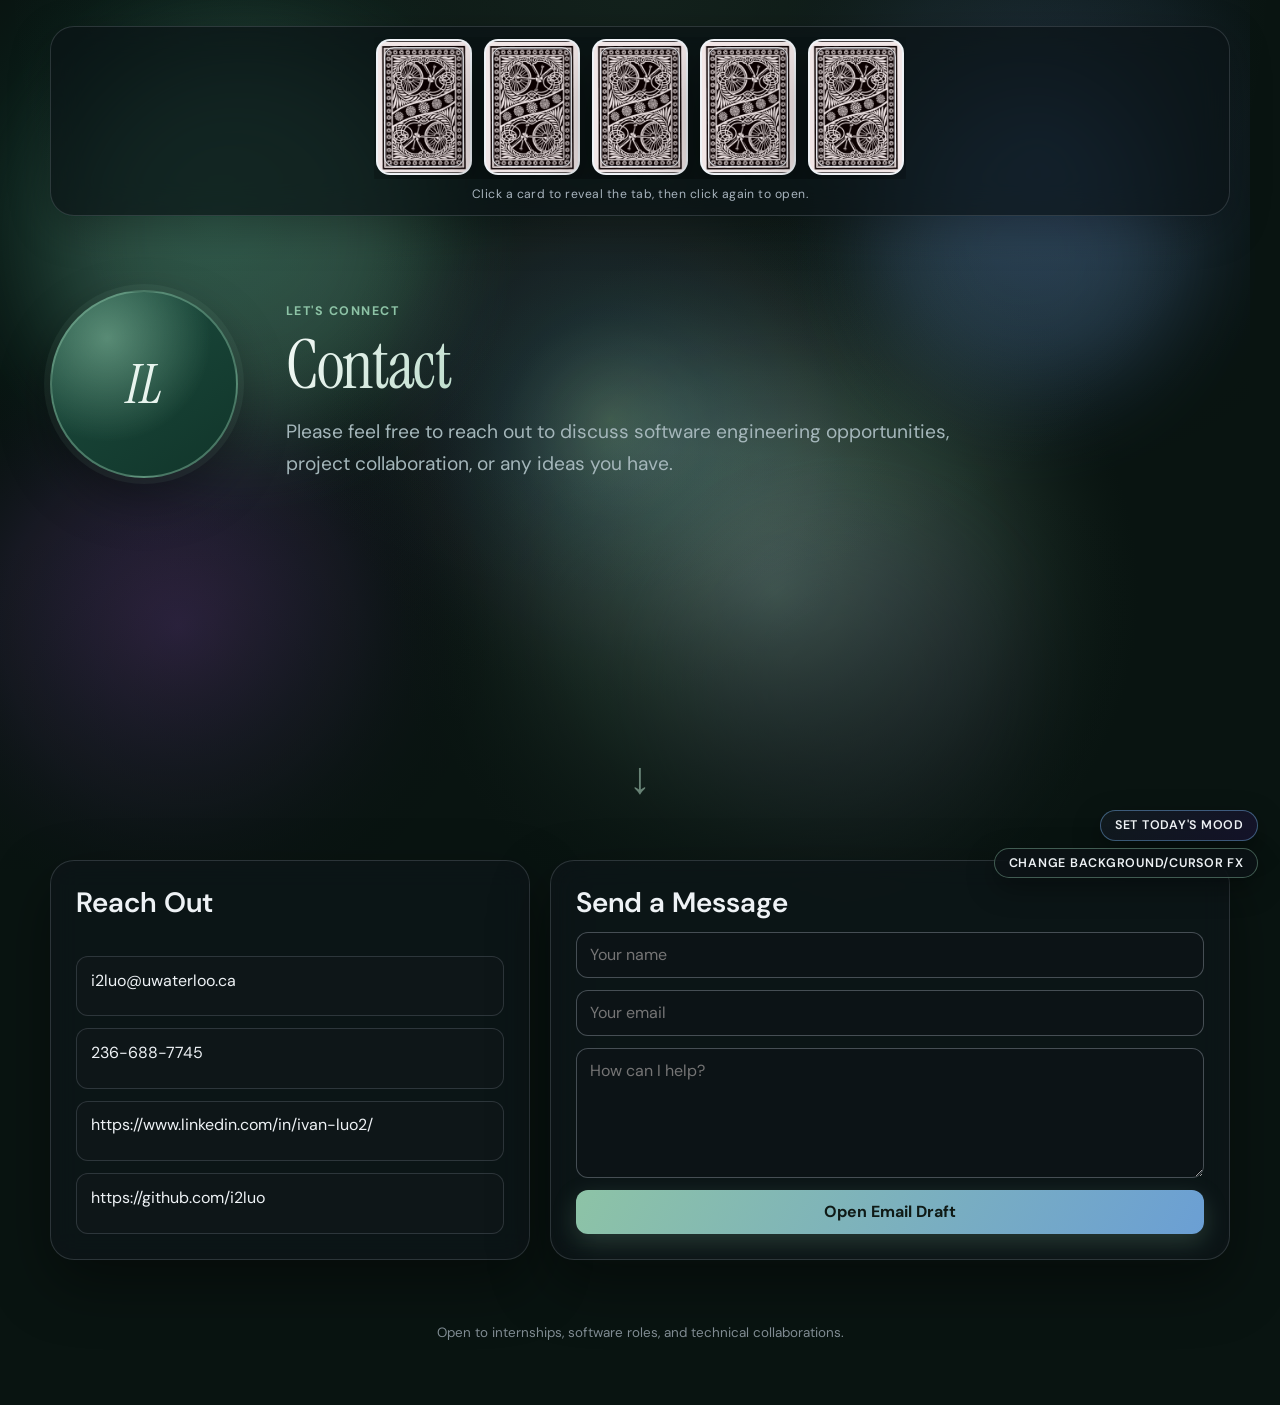
<file: contact.html>
<!DOCTYPE html>
<html lang="en">
  <head>
    <meta charset="UTF-8" />
    <meta name="viewport" content="width=device-width, initial-scale=1.0" />
    <title>Ivan Luo | Contact</title>
    <link rel="icon" href="favicon.svg" type="image/svg+xml" />
    <link rel="stylesheet" href="styles.css" />
    <script src="weather-config.js"></script>
    <script src="backgrounds.js" defer></script>
    <script src="effects.js" defer></script>
    <script src="script.js" defer></script>
  </head>
  <body data-page="contact">
    <div id="ambient-bg" aria-hidden="true">
      <canvas id="ambient-canvas"></canvas>
      <div class="ambient-orbs">
        <span class="ambient-orb ambient-orb-a"></span>
        <span class="ambient-orb ambient-orb-b"></span>
        <span class="ambient-orb ambient-orb-c"></span>
      </div>
    </div>

    <main class="site-shell">
      <div class="nav-wrap">
        <nav id="card-nav" class="top-nav" aria-label="Main Navigation"></nav>
        <p class="nav-hint">Click a card to reveal the tab, then click again to open.</p>
      </div>

      <section class="page-hero">
        <div class="hero-banner">
          <div class="hero-avatar" aria-hidden="true">IL</div>
          <div class="hero-copy">
            <p class="kicker">Let's Connect</p>
            <h1 class="hero-title">Contact</h1>
            <p class="hero-bio">
              Please feel free to reach out to discuss software engineering opportunities, project collaboration, or
              any ideas you have.
            </p>
          </div>
        </div>
        <button class="scroll-cue" type="button" aria-label="Scroll to content">↓</button>
      </section>

      <section class="page-content">
        <div class="bento-grid">
          <article class="bento-card span-5 reveal">
            <div class="panel contact-card">
              <h2>Reach Out</h2>
              <a class="contact-link" href="mailto:i2luo@uwaterloo.ca">i2luo@uwaterloo.ca</a>
              <a class="contact-link" href="tel:+12366887745">236-688-7745</a>
              <a class="contact-link" href="https://www.linkedin.com/in/ivan-luo2/" target="_blank" rel="noreferrer"
                >https://www.linkedin.com/in/ivan-luo2/</a
              >
              <a class="contact-link" href="https://github.com/i2luo" target="_blank" rel="noreferrer"
                >https://github.com/i2luo</a
              >
            </div>
          </article>

          <article class="bento-card span-7 reveal">
            <div class="panel">
              <h2>Send a Message</h2>
              <form id="contact-form" class="contact-form">
                <input required type="text" name="name" placeholder="Your name" />
                <input required type="email" name="email" placeholder="Your email" />
                <textarea required name="message" placeholder="How can I help?"></textarea>
                <button class="btn" type="submit">Open Email Draft</button>
              </form>
            </div>
          </article>
        </div>
      </section>

      <footer>Open to internships, software roles, and technical collaborations.</footer>
    </main>
  </body>
</html>
</file>
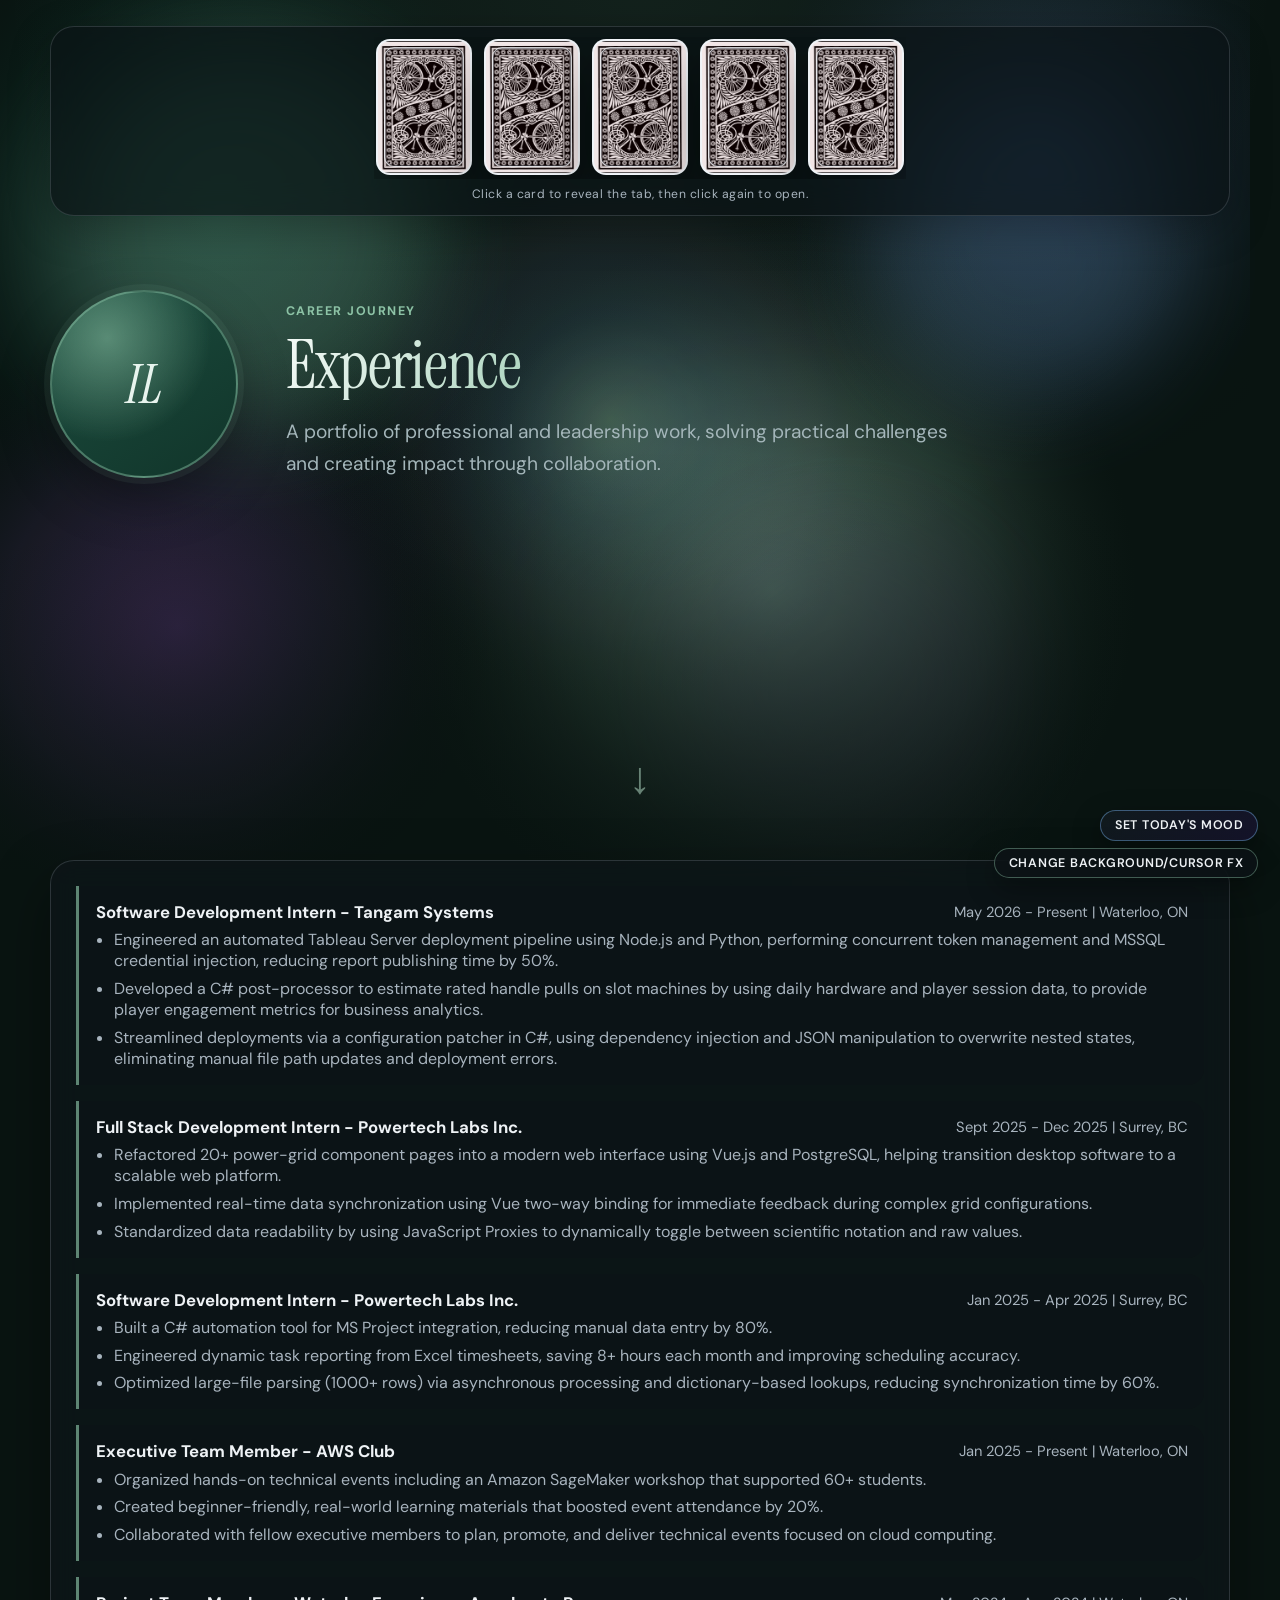
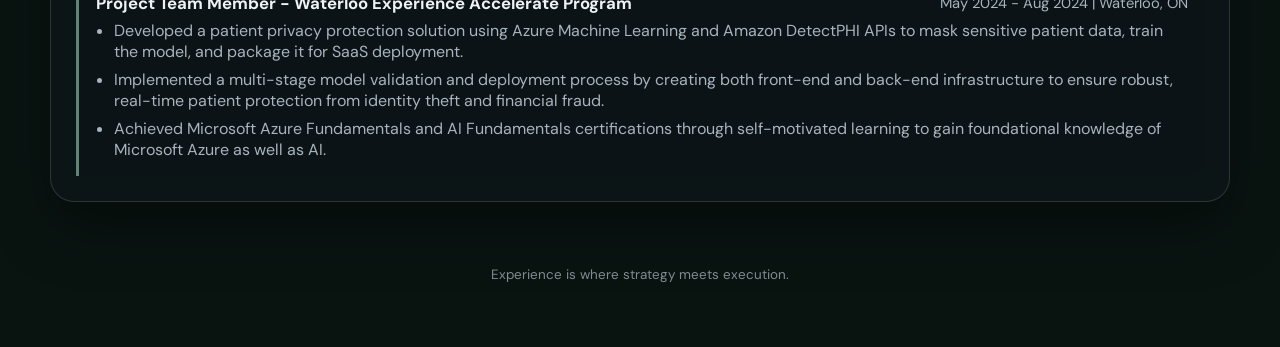
<file: experience.html>
<!DOCTYPE html>
<html lang="en">
  <head>
    <meta charset="UTF-8" />
    <meta name="viewport" content="width=device-width, initial-scale=1.0" />
    <title>Ivan Luo | Experience</title>
    <link rel="icon" href="favicon.svg" type="image/svg+xml" />
    <link rel="stylesheet" href="styles.css" />
    <script src="weather-config.js"></script>
    <script src="backgrounds.js" defer></script>
    <script src="effects.js" defer></script>
    <script src="script.js" defer></script>
  </head>
  <body data-page="experience">
    <div id="ambient-bg" aria-hidden="true">
      <canvas id="ambient-canvas"></canvas>
      <div class="ambient-orbs">
        <span class="ambient-orb ambient-orb-a"></span>
        <span class="ambient-orb ambient-orb-b"></span>
        <span class="ambient-orb ambient-orb-c"></span>
      </div>
    </div>

    <main class="site-shell">
      <div class="nav-wrap">
        <nav id="card-nav" class="top-nav" aria-label="Main Navigation"></nav>
        <p class="nav-hint">Click a card to reveal the tab, then click again to open.</p>
      </div>

      <section class="page-hero">
        <div class="hero-banner">
          <div class="hero-avatar" aria-hidden="true">IL</div>
          <div class="hero-copy">
            <p class="kicker">Career Journey</p>
            <h1 class="hero-title">Experience</h1>
            <p class="hero-bio">
              A portfolio of professional and leadership work, solving practical challenges
              and creating impact through collaboration.
            </p>
          </div>
        </div>
        <button class="scroll-cue" type="button" aria-label="Scroll to content">↓</button>
      </section>

      <section class="page-content">
        <div class="bento-grid">
          <article class="bento-card span-12 reveal">
            <div class="panel">
              <div class="timeline">
                <article class="timeline-item">
                  <div class="row">
                    <h3>Software Development Intern - Tangam Systems</h3>
                    <span class="muted">May 2026 - Present | Waterloo, ON</span>
                  </div>
                  <ul class="list-clean">
                    <li>
                      Engineered an automated Tableau Server deployment pipeline using Node.js and
                      Python, performing concurrent token management and MSSQL credential injection,
                      reducing report publishing time by 50%.
                    </li>
                    <li>
                      Developed a C# post-processor to estimate rated handle pulls on slot machines
                      by using daily hardware and player session data, to provide player engagement
                      metrics for business analytics.
                    </li>
                    <li>
                      Streamlined deployments via a configuration patcher in C#, using dependency
                      injection and JSON manipulation to overwrite nested states, eliminating manual
                      file path updates and deployment errors.
                    </li>
                  </ul>
                </article>

                <article class="timeline-item">
                  <div class="row">
                    <h3>Full Stack Development Intern - Powertech Labs Inc.</h3>
                    <span class="muted">Sept 2025 - Dec 2025 | Surrey, BC</span>
                  </div>
                  <ul class="list-clean">
                    <li>
                      Refactored 20+ power-grid component pages into a modern web interface using
                      Vue.js and PostgreSQL, helping transition desktop software to a scalable web
                      platform.
                    </li>
                    <li>
                      Implemented real-time data synchronization using Vue two-way binding for
                      immediate feedback during complex grid configurations.
                    </li>
                    <li>
                      Standardized data readability by using JavaScript Proxies to dynamically
                      toggle between scientific notation and raw values.
                    </li>
                  </ul>
                </article>

                <article class="timeline-item">
                  <div class="row">
                    <h3>Software Development Intern - Powertech Labs Inc.</h3>
                    <span class="muted">Jan 2025 - Apr 2025 | Surrey, BC</span>
                  </div>
                  <ul class="list-clean">
                    <li>
                      Built a C# automation tool for MS Project integration, reducing manual data
                      entry by 80%.
                    </li>
                    <li>
                      Engineered dynamic task reporting from Excel timesheets, saving 8+ hours each
                      month and improving scheduling accuracy.
                    </li>
                    <li>
                      Optimized large-file parsing (1000+ rows) via asynchronous processing and
                      dictionary-based lookups, reducing synchronization time by 60%.
                    </li>
                  </ul>
                </article>

                <article class="timeline-item">
                  <div class="row">
                    <h3>Executive Team Member - AWS Club</h3>
                    <span class="muted">Jan 2025 - Present | Waterloo, ON</span>
                  </div>
                  <ul class="list-clean">
                    <li>
                      Organized hands-on technical events including an Amazon SageMaker workshop that
                      supported 60+ students.
                    </li>
                    <li>
                      Created beginner-friendly, real-world learning materials that boosted event
                      attendance by 20%.
                    </li>
                    <li>
                      Collaborated with fellow executive members to plan, promote, and deliver technical 
                      events focused on cloud computing.
                    </li>
                  </ul>
                </article>

                <article class="timeline-item">
                  <div class="row">
                    <h3>Project Team Member - Waterloo Experience Accelerate Program</h3>
                    <span class="muted">May 2024 - Aug 2024 | Waterloo, ON</span>
                  </div>
                  <ul class="list-clean">
                    <li>
                      Developed a patient privacy protection solution using Azure Machine Learning
                      and Amazon DetectPHI APIs to mask sensitive patient data, train the model, and
                      package it for SaaS deployment.
                    </li>
                    <li>
                      Implemented a multi-stage model validation and deployment process by creating
                      both front-end and back-end infrastructure to ensure robust, real-time patient
                      protection from identity theft and financial fraud.
                    </li>
                    <li>
                      Achieved Microsoft Azure Fundamentals and AI Fundamentals certifications
                      through self-motivated learning to gain foundational knowledge of Microsoft
                      Azure as well as AI.
                    </li>
                  </ul>
                </article>
              </div>
            </div>
          </article>
        </div>
      </section>

      <footer>Experience is where strategy meets execution.</footer>
    </main>
  </body>
</html>
</file>
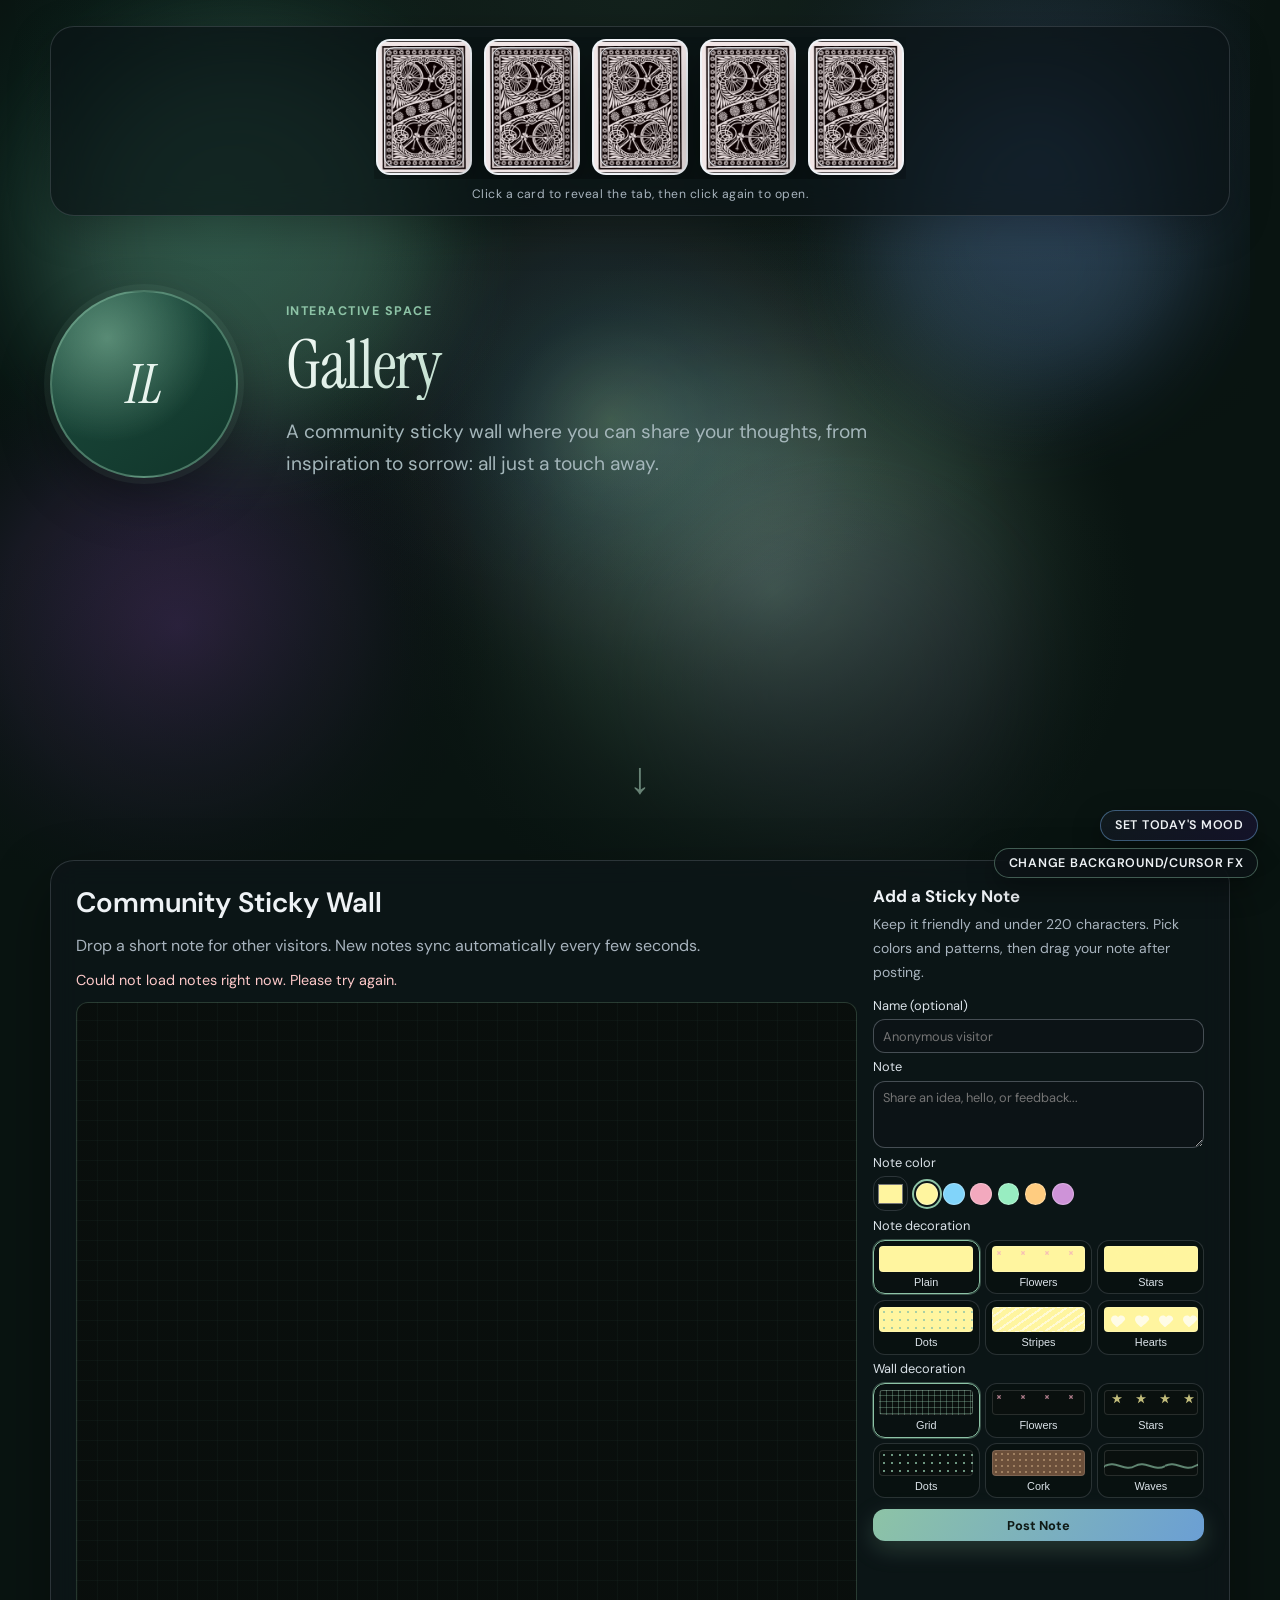
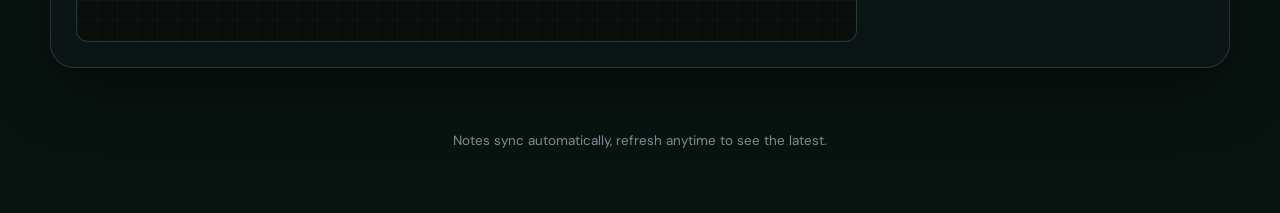
<file: gallery.html>
<!DOCTYPE html>
<html lang="en">
  <head>
    <meta charset="UTF-8" />
    <meta name="viewport" content="width=device-width, initial-scale=1.0" />
    <title>Ivan Luo | Gallery</title>
    <link rel="icon" href="favicon.svg" type="image/svg+xml" />
    <link rel="stylesheet" href="styles.css" />
    <script src="weather-config.js"></script>
    <script src="backgrounds.js" defer></script>
    <script src="effects.js" defer></script>
    <script src="script.js" defer></script>
  </head>
  <body data-page="gallery">
    <div id="ambient-bg" aria-hidden="true">
      <canvas id="ambient-canvas"></canvas>
      <div class="ambient-orbs">
        <span class="ambient-orb ambient-orb-a"></span>
        <span class="ambient-orb ambient-orb-b"></span>
        <span class="ambient-orb ambient-orb-c"></span>
      </div>
    </div>

    <main class="site-shell">
      <div class="nav-wrap">
        <nav id="card-nav" class="top-nav" aria-label="Main Navigation"></nav>
        <p class="nav-hint">Click a card to reveal the tab, then click again to open.</p>
      </div>

      <section class="page-hero">
        <div class="hero-banner">
          <div class="hero-avatar" aria-hidden="true">IL</div>
          <div class="hero-copy">
            <p class="kicker">Interactive Space</p>
            <h1 class="hero-title">Gallery</h1>
            <p class="hero-bio">
              A community sticky wall where you can share your thoughts, from inspiration to sorrow:
              all just a touch away.
            </p>
          </div>
        </div>
        <button class="scroll-cue" type="button" aria-label="Scroll to content">↓</button>
      </section>

      <section class="page-content">
        <div class="bento-grid section-gap">
          <article class="bento-card span-12 reveal">
            <div class="panel">
              <section class="sticky-wall" aria-labelledby="sticky-wall-heading">
                <div class="sticky-board-wrap">
                  <h2 id="sticky-wall-heading">Community Sticky Wall</h2>
                  <p class="sticky-board-note">
                    Drop a short note for other visitors. New notes sync automatically every few
                    seconds.
                  </p>
                  <div
                    id="sticky-board-status"
                    class="sticky-board-status"
                    role="status"
                    aria-live="polite"
                  >
                    Loading notes...
                  </div>
                  <div id="sticky-board" class="sticky-board" aria-live="polite"></div>
                </div>

                <aside class="sticky-panel">
                  <h3>Add a Sticky Note</h3>
                  <p class="sticky-panel-copy">
                    Keep it friendly and under 220 characters. Pick colors and patterns, then drag
                    your note after posting.
                  </p>
                  <form id="sticky-note-form" class="sticky-form">
                    <label for="sticky-note-name">Name (optional)</label>
                    <input
                      id="sticky-note-name"
                      name="author"
                      type="text"
                      maxlength="32"
                      autocomplete="nickname"
                      placeholder="Anonymous visitor"
                    />

                    <label for="sticky-note-text">Note</label>
                    <textarea
                      id="sticky-note-text"
                      name="content"
                      maxlength="220"
                      required
                      placeholder="Share an idea, hello, or feedback..."
                    ></textarea>

                    <label for="sticky-note-color">Note color</label>
                    <div class="sticky-color-row">
                      <input
                        id="sticky-note-color"
                        name="color"
                        type="color"
                        value="#fff59f"
                        aria-label="Pick a sticky note color"
                      />
                      <div class="sticky-color-swatches" role="group" aria-label="Note color presets">
                        <button type="button" class="sticky-swatch" data-color="#fff59f" style="--swatch: #fff59f" aria-label="Yellow"></button>
                        <button type="button" class="sticky-swatch" data-color="#81d4fa" style="--swatch: #81d4fa" aria-label="Blue"></button>
                        <button type="button" class="sticky-swatch" data-color="#f3a9be" style="--swatch: #f3a9be" aria-label="Pink"></button>
                        <button type="button" class="sticky-swatch" data-color="#98edc1" style="--swatch: #98edc1" aria-label="Mint"></button>
                        <button type="button" class="sticky-swatch" data-color="#ffcc80" style="--swatch: #ffcc80" aria-label="Peach"></button>
                        <button type="button" class="sticky-swatch" data-color="#ce93d8" style="--swatch: #ce93d8" aria-label="Lavender"></button>
                      </div>
                    </div>

                    <label for="sticky-note-pattern">Note decoration</label>
                    <div class="sticky-theme-grid" role="group" aria-label="Note decoration options">
                      <button type="button" class="sticky-theme-option is-active" data-note-pattern="plain" aria-pressed="true">
                        <span class="sticky-theme-preview sticky-theme-preview-note sticky-theme-preview-plain"></span>
                        Plain
                      </button>
                      <button type="button" class="sticky-theme-option" data-note-pattern="flowers" aria-pressed="false">
                        <span class="sticky-theme-preview sticky-theme-preview-note sticky-theme-preview-flowers"></span>
                        Flowers
                      </button>
                      <button type="button" class="sticky-theme-option" data-note-pattern="stars" aria-pressed="false">
                        <span class="sticky-theme-preview sticky-theme-preview-note sticky-theme-preview-stars"></span>
                        Stars
                      </button>
                      <button type="button" class="sticky-theme-option" data-note-pattern="dots" aria-pressed="false">
                        <span class="sticky-theme-preview sticky-theme-preview-note sticky-theme-preview-dots"></span>
                        Dots
                      </button>
                      <button type="button" class="sticky-theme-option" data-note-pattern="stripes" aria-pressed="false">
                        <span class="sticky-theme-preview sticky-theme-preview-note sticky-theme-preview-stripes"></span>
                        Stripes
                      </button>
                      <button type="button" class="sticky-theme-option" data-note-pattern="hearts" aria-pressed="false">
                        <span class="sticky-theme-preview sticky-theme-preview-note sticky-theme-preview-hearts"></span>
                        Hearts
                      </button>
                    </div>
                    <input id="sticky-note-pattern" name="pattern" type="hidden" value="plain" />

                    <label>Wall decoration</label>
                    <div class="sticky-theme-grid" role="group" aria-label="Wall decoration options">
                      <button type="button" class="sticky-theme-option sticky-theme-board is-active" data-board-theme="grid" aria-pressed="true">
                        <span class="sticky-theme-preview sticky-theme-preview-board sticky-theme-preview-grid"></span>
                        Grid
                      </button>
                      <button type="button" class="sticky-theme-option sticky-theme-board" data-board-theme="flowers" aria-pressed="false">
                        <span class="sticky-theme-preview sticky-theme-preview-board sticky-theme-preview-flowers"></span>
                        Flowers
                      </button>
                      <button type="button" class="sticky-theme-option sticky-theme-board" data-board-theme="stars" aria-pressed="false">
                        <span class="sticky-theme-preview sticky-theme-preview-board sticky-theme-preview-stars"></span>
                        Stars
                      </button>
                      <button type="button" class="sticky-theme-option sticky-theme-board" data-board-theme="dots" aria-pressed="false">
                        <span class="sticky-theme-preview sticky-theme-preview-board sticky-theme-preview-dots"></span>
                        Dots
                      </button>
                      <button type="button" class="sticky-theme-option sticky-theme-board" data-board-theme="cork" aria-pressed="false">
                        <span class="sticky-theme-preview sticky-theme-preview-board sticky-theme-preview-cork"></span>
                        Cork
                      </button>
                      <button type="button" class="sticky-theme-option sticky-theme-board" data-board-theme="waves" aria-pressed="false">
                        <span class="sticky-theme-preview sticky-theme-preview-board sticky-theme-preview-waves"></span>
                        Waves
                      </button>
                    </div>

                    <button type="submit" class="btn">Post Note</button>
                  </form>
                </aside>
              </section>
            </div>
          </article>
        </div>
      </section>

      <footer>Notes sync automatically, refresh anytime to see the latest.</footer>
    </main>
  </body>
</html>
</file>
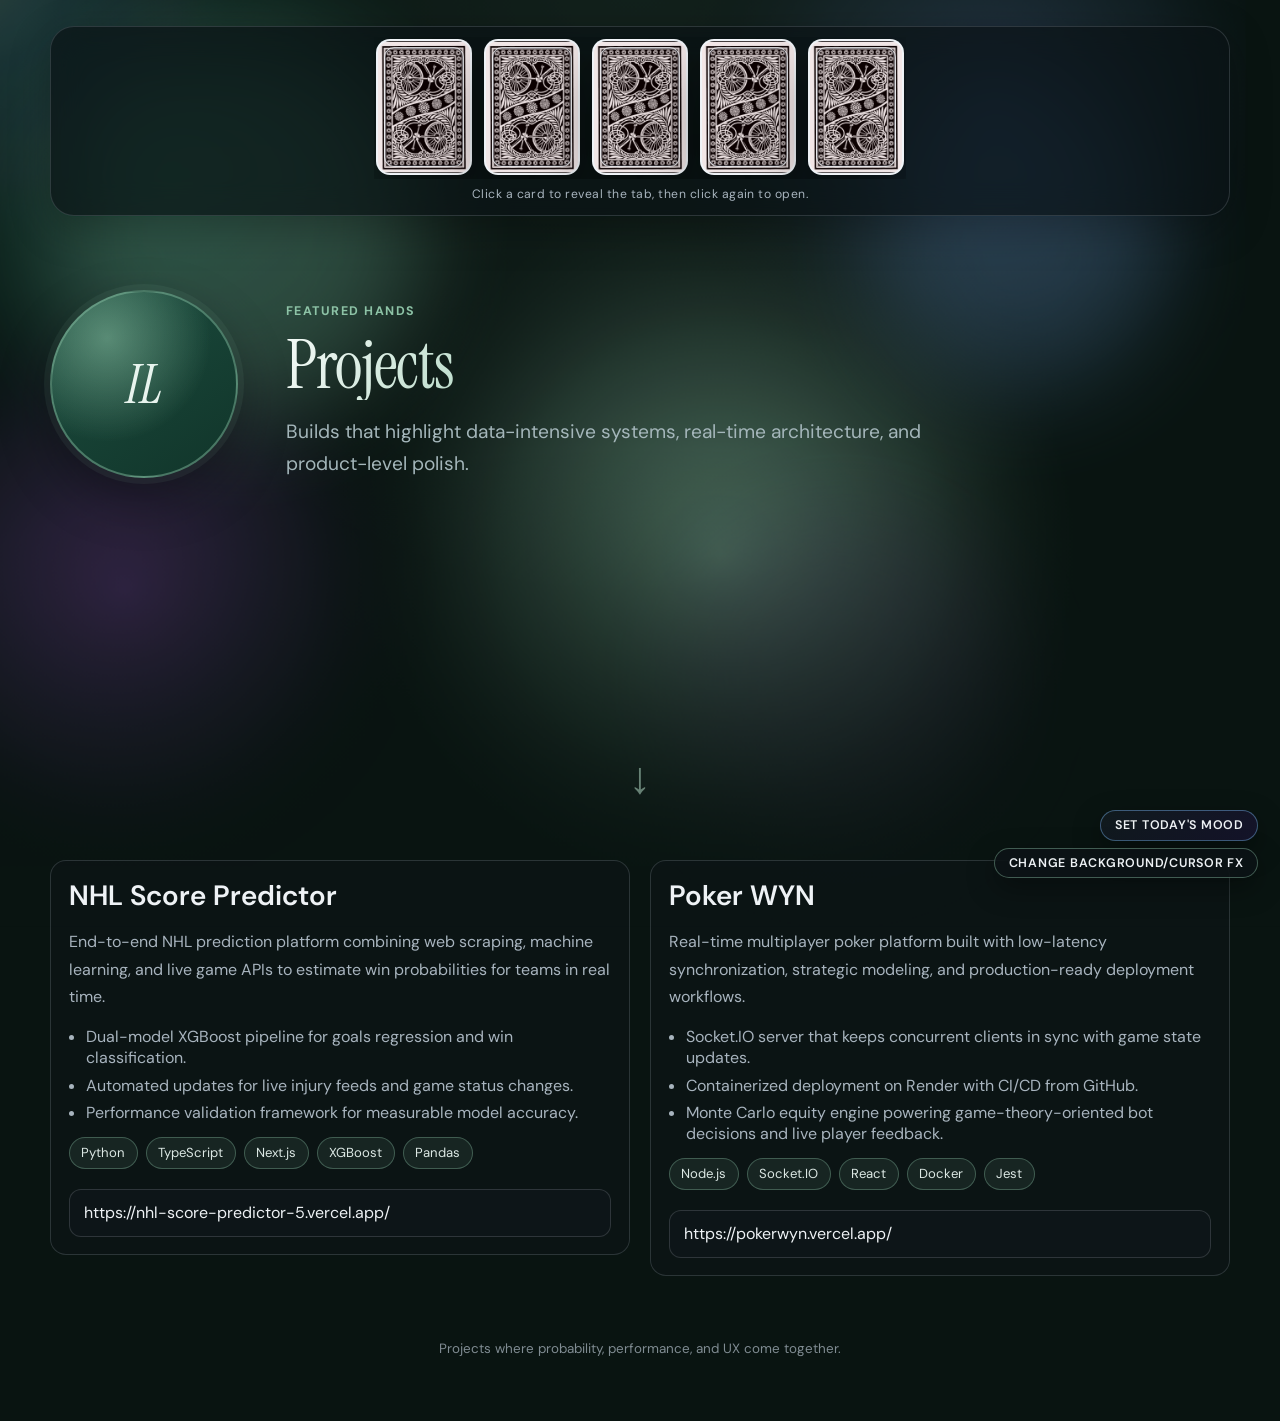
<file: projects.html>
<!DOCTYPE html>
<html lang="en">
  <head>
    <meta charset="UTF-8" />
    <meta name="viewport" content="width=device-width, initial-scale=1.0" />
    <title>Ivan Luo | Projects</title>
    <link rel="icon" href="favicon.svg" type="image/svg+xml" />
    <link rel="stylesheet" href="styles.css" />
    <script src="weather-config.js"></script>
    <script src="backgrounds.js" defer></script>
    <script src="effects.js" defer></script>
    <script src="script.js" defer></script>
  </head>
  <body data-page="projects">
    <div id="ambient-bg" aria-hidden="true">
      <canvas id="ambient-canvas"></canvas>
      <div class="ambient-orbs">
        <span class="ambient-orb ambient-orb-a"></span>
        <span class="ambient-orb ambient-orb-b"></span>
        <span class="ambient-orb ambient-orb-c"></span>
      </div>
    </div>

    <main class="site-shell">
      <div class="nav-wrap">
        <nav id="card-nav" class="top-nav" aria-label="Main Navigation"></nav>
        <p class="nav-hint">Click a card to reveal the tab, then click again to open.</p>
      </div>

      <section class="page-hero">
        <div class="hero-banner">
          <div class="hero-avatar" aria-hidden="true">IL</div>
          <div class="hero-copy">
            <p class="kicker">Featured Hands</p>
            <h1 class="hero-title">Projects</h1>
            <p class="hero-bio">
              Builds that highlight data-intensive systems, real-time architecture, and product-level
              polish.
            </p>
          </div>
        </div>
        <button class="scroll-cue" type="button" aria-label="Scroll to content">↓</button>
      </section>

      <section class="page-content">
        <div class="bento-grid">
          <article class="bento-card span-6 reveal">
            <div class="project-card">
              <h2>NHL Score Predictor</h2>
              <p>
                End-to-end NHL prediction platform combining web scraping, machine learning, and live
                game APIs to estimate win probabilities for teams in real time.
              </p>
              <ul class="list-clean">
                <li>Dual-model XGBoost pipeline for goals regression and win classification.</li>
                <li>Automated updates for live injury feeds and game status changes.</li>
                <li>Performance validation framework for measurable model accuracy.</li>
              </ul>
              <div class="tag-list">
                <span class="pill">Python</span>
                <span class="pill">TypeScript</span>
                <span class="pill">Next.js</span>
                <span class="pill">XGBoost</span>
                <span class="pill">Pandas</span>
              </div>
              <a
                class="contact-link section-gap"
                href="https://nhl-score-predictor-5.vercel.app/"
                target="_blank"
                rel="noreferrer"
                >https://nhl-score-predictor-5.vercel.app/</a
              >
            </div>
          </article>

          <article class="bento-card span-6 reveal">
            <div class="project-card">
              <h2>Poker WYN</h2>
              <p>
                Real-time multiplayer poker platform built with low-latency synchronization, strategic
                modeling, and production-ready deployment workflows.
              </p>
              <ul class="list-clean">
                <li>Socket.IO server that keeps concurrent clients in sync with game state updates.</li>
                <li>Containerized deployment on Render with CI/CD from GitHub.</li>
                <li>
                  Monte Carlo equity engine powering game-theory-oriented bot decisions and live player
                  feedback.
                </li>
              </ul>
              <div class="tag-list">
                <span class="pill">Node.js</span>
                <span class="pill">Socket.IO</span>
                <span class="pill">React</span>
                <span class="pill">Docker</span>
                <span class="pill">Jest</span>
              </div>
              <a
                class="contact-link section-gap"
                href="https://pokerwyn.vercel.app/"
                target="_blank"
                rel="noreferrer"
                >https://pokerwyn.vercel.app/</a
              >
            </div>
          </article>
        </div>
      </section>

      <footer>Projects where probability, performance, and UX come together.</footer>
    </main>
  </body>
</html>
</file>
<file: styles.css>
@import url("https://fonts.googleapis.com/css2?family=DM+Sans:ital,opsz,wght@0,9..40,400;0,9..40,500;0,9..40,600;0,9..40,700;1,9..40,400&family=Instrument+Serif:ital@0;1&display=swap");

:root {
  --bg-deep: #091411;
  --felt-dark: #11352a;
  --felt-mid: #1c4d3f;
  --felt-soft: #2f6a5a;
  --slate-900: #12181c;
  --slate-800: #1a2228;
  --slate-700: #2a343c;
  --panel: rgba(16, 22, 26, 0.62);
  --panel-strong: rgba(12, 18, 22, 0.82);
  --text: #eef2f5;
  --text-muted: #a8b4be;
  --accent: #8dc3a6;
  --accent-2: #6b9fd4;
  --accent-glow: rgba(141, 195, 166, 0.35);
  --border: rgba(159, 168, 177, 0.22);
  --shadow: 0 24px 60px rgba(0, 0, 0, 0.42);
  --radius-lg: 24px;
  --radius-md: 16px;
  --radius-sm: 12px;
  --scroll-y-percent: 0;
  --tx: 0px;
  --ty: 0px;
  --parallax-x: 0;
  --parallax-y: 0;
  --font-sans: "DM Sans", "Segoe UI", sans-serif;
  --font-display: "Instrument Serif", Georgia, serif;
}

* {
  box-sizing: border-box;
}

html {
  scroll-behavior: smooth;
}

body {
  margin: 0;
  min-height: 100vh;
  font-family: var(--font-sans);
  color: var(--text);
  background: var(--bg-deep);
  overflow-x: hidden;
}

body.quote-gate-open,
body.mood-modal-open {
  overflow: hidden;
}

a {
  color: inherit;
}

/* —— Ambient background —— */
#ambient-bg {
  position: fixed;
  inset: -30px;
  z-index: -3;
  overflow: hidden;
  background: var(--bg-deep);
  will-change: filter, transform;
}

#ambient-bg::after {
  content: "";
  position: absolute;
  inset: 0;
  background:
    radial-gradient(ellipse 80% 50% at 50% 100%, rgba(9, 20, 17, 0.9), transparent),
    radial-gradient(circle at 50% 0%, rgba(141, 195, 166, 0.08), transparent 55%);
  pointer-events: none;
  z-index: 2;
}

#ambient-canvas,
#cursor-fx-canvas {
  position: absolute;
  inset: 0;
  width: 100%;
  height: 100%;
  opacity: 0.95;
}

#cursor-fx-canvas {
  z-index: 1;
  pointer-events: none;
  opacity: 0.9;
  mix-blend-mode: screen;
}

body.cursor-fx-off #cursor-fx-canvas {
  display: none;
}

/* Mount point for scenes from backgrounds.js; sits under the cursor FX
   canvas (z 1) and the vignette overlay (z 2). */
#custom-bg {
  position: absolute;
  inset: 0;
  z-index: 0;
  overflow: hidden;
}

body.bg-custom #ambient-canvas,
body.bg-custom .ambient-orbs {
  display: none;
}

.ambient-orbs {
  position: absolute;
  inset: 0;
  pointer-events: none;
  z-index: 1;
}

.ambient-orb {
  position: absolute;
  border-radius: 50%;
  filter: blur(48px);
  opacity: 0.45;
  animation: orb-drift 14s ease-in-out infinite;
}

.ambient-orb-a {
  width: min(42vw, 380px);
  height: min(42vw, 380px);
  top: 8%;
  left: 6%;
  background: rgba(141, 195, 166, 0.5);
}

.ambient-orb-b {
  width: min(34vw, 300px);
  height: min(34vw, 300px);
  top: 14%;
  right: 10%;
  background: rgba(107, 159, 212, 0.42);
  animation-delay: -4s;
}

.ambient-orb-c {
  width: min(38vw, 340px);
  height: min(38vw, 340px);
  bottom: 8%;
  right: 22%;
  background: rgba(90, 52, 120, 0.32);
  animation-delay: -7s;
}

body:not(.is-static) #ambient-bg {
  transform: translate(
    calc(var(--tx, 0px) * 0.35),
    calc(var(--ty, 0px) * 0.35)
  );
}

html.scrolled #ambient-bg,
html.scrolled #ambient-canvas {
  filter: blur(calc(10px * var(--scroll-y-percent))) brightness(calc(1 - 0.28 * var(--scroll-y-percent)));
}

@keyframes orb-drift {
  0%,
  100% {
    transform: translate3d(0, 0, 0) scale(1);
  }
  50% {
    transform: translate3d(0, -22px, 0) scale(1.06);
  }
}

/* —— Cursor background FX picker —— */
.cursor-fx-picker {
  position: fixed;
  right: clamp(0.85rem, 2vw, 1.35rem);
  bottom: clamp(0.85rem, 2vw, 1.35rem);
  z-index: 40;
  display: grid;
  gap: 0.45rem;
  justify-items: end;
}

.cursor-fx-toggle {
  border: 1px solid rgba(141, 195, 166, 0.42);
  border-radius: 999px;
  padding: 0.5rem 0.85rem;
  background: rgba(12, 18, 22, 0.78);
  backdrop-filter: blur(12px);
  color: var(--text);
  font: 600 0.78rem/1 var(--font-sans);
  letter-spacing: 0.06em;
  text-transform: uppercase;
  cursor: pointer;
  box-shadow: 0 10px 28px rgba(0, 0, 0, 0.35);
  transition:
    border-color 180ms ease,
    background 180ms ease,
    transform 180ms ease;
}

.cursor-fx-toggle:hover {
  border-color: rgba(141, 195, 166, 0.65);
  background: rgba(18, 28, 32, 0.88);
  transform: translateY(-1px);
}

.cursor-fx-menu {
  position: absolute;
  right: 0;
  bottom: calc(100% + 0.5rem);
  display: grid;
  gap: 0.35rem;
  min-width: 12.5rem;
  max-height: min(78vh, 36rem);
  overflow-y: auto;
  padding: 0.55rem;
  border-radius: var(--radius-md);
  border: 1px solid rgba(141, 195, 166, 0.28);
  background: rgba(10, 16, 20, 0.88);
  backdrop-filter: blur(14px);
  box-shadow: 0 18px 42px rgba(0, 0, 0, 0.42);
  opacity: 0;
  visibility: hidden;
  transform: translateY(8px);
  transition:
    opacity 200ms ease,
    transform 200ms ease,
    visibility 200ms ease;
}

.cursor-fx-picker.is-open .cursor-fx-menu {
  opacity: 1;
  visibility: visible;
  transform: translateY(0);
}

.cursor-fx-group-label {
  margin: 0.35rem 0.5rem 0.15rem;
  font-size: 0.66rem;
  font-weight: 700;
  letter-spacing: 0.12em;
  text-transform: uppercase;
  color: var(--text-muted);
}

.cursor-fx-group-label + .cursor-fx-group {
  display: grid;
  gap: 0.35rem;
}

.cursor-fx-group + .cursor-fx-group-label {
  margin-top: 0.6rem;
  padding-top: 0.6rem;
  border-top: 1px solid rgba(159, 168, 177, 0.16);
}

.cursor-fx-option {
  display: grid;
  grid-template-columns: 2rem 1fr;
  align-items: center;
  gap: 0.55rem;
  width: 100%;
  border: 1px solid transparent;
  border-radius: 10px;
  padding: 0.42rem 0.5rem;
  background: transparent;
  color: var(--text-muted);
  font: 500 0.82rem/1.2 var(--font-sans);
  text-align: left;
  cursor: pointer;
  transition:
    border-color 160ms ease,
    background 160ms ease,
    color 160ms ease;
}

.cursor-fx-option:hover {
  border-color: rgba(141, 195, 166, 0.28);
  background: rgba(141, 195, 166, 0.08);
  color: var(--text);
}

.cursor-fx-option.is-active {
  border-color: rgba(141, 195, 166, 0.45);
  background: rgba(141, 195, 166, 0.14);
  color: var(--text);
}

.cursor-fx-option.is-loading span:last-child::after {
  content: " …";
  color: var(--accent);
}

.cursor-fx-swatch {
  width: 2rem;
  height: 2rem;
  border-radius: 8px;
  border: 1px solid rgba(159, 168, 177, 0.35);
  background: var(--swatch, radial-gradient(circle, rgba(141, 195, 166, 0.55), transparent 70%));
}

.cursor-fx-swatch-glow {
  --swatch: radial-gradient(circle at 50% 50%, rgba(141, 195, 166, 0.75), rgba(107, 159, 212, 0.2) 55%, transparent 72%);
}

.cursor-fx-swatch-ribbon {
  --swatch: linear-gradient(120deg, transparent 18%, rgba(190, 230, 255, 0.85) 42%, rgba(141, 195, 166, 0.75) 58%, transparent 82%);
}

.cursor-fx-swatch-dots {
  --swatch:
    radial-gradient(circle at 26% 50%, rgba(141, 195, 166, 0.85) 0 16%, transparent 22%),
    radial-gradient(circle at 50% 50%, rgba(107, 159, 212, 0.7) 0 13%, transparent 19%),
    radial-gradient(circle at 72% 50%, rgba(156, 122, 200, 0.6) 0 10%, transparent 16%),
    #0d1518;
}

.cursor-fx-swatch-comet {
  --swatch:
    radial-gradient(circle at 70% 32%, rgba(248, 250, 252, 0.95) 0 12%, transparent 20%),
    linear-gradient(225deg, rgba(141, 195, 166, 0.75), rgba(107, 159, 212, 0.2) 55%, transparent 78%),
    #0d1518;
}

.cursor-fx-swatch-aurora {
  --swatch: linear-gradient(135deg, rgba(141, 195, 166, 0.7), rgba(107, 159, 212, 0.55), rgba(90, 52, 120, 0.45));
}

.cursor-fx-swatch-constellation {
  --swatch:
    radial-gradient(circle at 28% 30%, rgba(141, 195, 166, 0.9) 0 7%, transparent 11%),
    radial-gradient(circle at 70% 38%, rgba(190, 230, 255, 0.85) 0 6%, transparent 10%),
    radial-gradient(circle at 52% 72%, rgba(107, 159, 212, 0.8) 0 6%, transparent 10%),
    linear-gradient(125deg, rgba(141, 195, 166, 0.18), rgba(107, 159, 212, 0.16)),
    #0d1518;
}

.cursor-fx-swatch-ripple {
  --swatch: radial-gradient(circle, transparent 38%, rgba(141, 195, 166, 0.55) 42%, transparent 48%),
    radial-gradient(circle, transparent 58%, rgba(107, 159, 212, 0.4) 62%, transparent 68%);
}

.cursor-fx-swatch-stardust {
  --swatch:
    radial-gradient(circle at 22% 28%, rgba(248, 250, 252, 0.85) 0 8%, transparent 12%),
    radial-gradient(circle at 68% 36%, rgba(141, 195, 166, 0.8) 0 7%, transparent 11%),
    radial-gradient(circle at 44% 72%, rgba(107, 159, 212, 0.75) 0 6%, transparent 10%),
    #0d1518;
}

.cursor-fx-swatch-beam {
  --swatch: conic-gradient(from 210deg, transparent 0 55%, rgba(141, 195, 166, 0.65) 62%, transparent 72%),
    radial-gradient(circle at 35% 65%, rgba(107, 159, 212, 0.45), transparent 65%);
}

.cursor-fx-swatch-off {
  --swatch: linear-gradient(135deg, rgba(42, 52, 60, 0.9), rgba(18, 24, 28, 0.95));
}

/* Background scene swatches */
.cursor-fx-swatch-bg-current {
  --swatch:
    radial-gradient(circle at 28% 30%, rgba(28, 89, 74, 0.95), transparent 55%),
    radial-gradient(circle at 72% 72%, rgba(141, 195, 166, 0.6), transparent 50%),
    radial-gradient(circle at 75% 25%, rgba(52, 72, 110, 0.8), transparent 50%),
    #091411;
}

.cursor-fx-swatch-bg-fluid-mesh {
  --swatch:
    radial-gradient(circle at 25% 30%, #4f7a66, transparent 48%),
    radial-gradient(circle at 78% 28%, #3d5a86, transparent 48%),
    radial-gradient(circle at 60% 80%, #4a3a6a, transparent 48%),
    #091411;
}

.cursor-fx-swatch-bg-aurora-shader {
  --swatch:
    radial-gradient(circle at 30% 25%, rgba(255, 255, 255, 0.8) 0 4%, transparent 7%),
    radial-gradient(circle at 70% 20%, rgba(255, 255, 255, 0.6) 0 3%, transparent 6%),
    linear-gradient(180deg, #0a1020 0%, #4a3a7a 32%, #4f8fb0 52%, #8dc3a6 66%, #091411 100%);
}

.cursor-fx-swatch-bg-shooting-stars {
  --swatch:
    linear-gradient(145deg, transparent 38%, rgba(255, 255, 255, 0.9) 50%, transparent 54%),
    radial-gradient(circle at 24% 32%, rgba(255, 255, 255, 0.9) 0 4%, transparent 7%),
    radial-gradient(circle at 68% 70%, rgba(141, 195, 166, 0.9) 0 4%, transparent 7%),
    radial-gradient(circle at 80% 28%, rgba(255, 255, 255, 0.7) 0 3%, transparent 6%),
    radial-gradient(circle at 20% 75%, rgba(156, 122, 200, 0.35), transparent 45%),
    #091411;
}

.cursor-fx-swatch-bg-vanta-net {
  --swatch:
    linear-gradient(32deg, transparent 47%, rgba(141, 195, 166, 0.55) 49%, transparent 51%),
    linear-gradient(118deg, transparent 47%, rgba(141, 195, 166, 0.55) 49%, transparent 51%),
    radial-gradient(circle at 30% 38%, #8dc3a6 0 6%, transparent 9%),
    radial-gradient(circle at 70% 60%, #8dc3a6 0 6%, transparent 9%),
    radial-gradient(circle at 62% 22%, #8dc3a6 0 5%, transparent 8%),
    #0b1a15;
}

body.is-static .cursor-fx-picker {
  display: none;
}

.mood-toggle {
  border-color: rgba(107, 159, 212, 0.5);
  background: linear-gradient(135deg, rgba(18, 28, 32, 0.82), rgba(24, 20, 48, 0.8));
}

.mood-toggle:hover {
  border-color: rgba(156, 122, 200, 0.7);
  background: linear-gradient(135deg, rgba(24, 34, 40, 0.9), rgba(34, 28, 60, 0.9));
}

/* —— Today's Mood modal —— */
.mood-modal {
  position: fixed;
  inset: 0;
  z-index: 200;
  display: grid;
  place-items: center;
  padding: 1.2rem;
  opacity: 0;
  visibility: hidden;
  transition:
    opacity 220ms ease,
    visibility 220ms ease;
}

.mood-modal.is-open {
  opacity: 1;
  visibility: visible;
}

.mood-backdrop {
  position: absolute;
  inset: 0;
  background: rgba(4, 9, 12, 0.66);
  backdrop-filter: blur(6px);
}

.mood-dialog {
  position: relative;
  width: min(30rem, 100%);
  padding: 1.9rem 1.6rem 1.5rem;
  border-radius: var(--radius-lg);
  border: 1px solid rgba(141, 195, 166, 0.3);
  background: var(--panel-strong);
  box-shadow: var(--shadow);
  transform: translateY(14px) scale(0.98);
  transition: transform 260ms cubic-bezier(0.22, 1, 0.36, 1);
}

.mood-modal.is-open .mood-dialog {
  transform: translateY(0) scale(1);
}

.mood-close {
  position: absolute;
  top: 0.75rem;
  right: 0.85rem;
  width: 2rem;
  height: 2rem;
  display: grid;
  place-items: center;
  border: none;
  border-radius: 50%;
  background: transparent;
  color: var(--text-muted);
  font-size: 1.4rem;
  line-height: 1;
  cursor: pointer;
  transition:
    color 160ms ease,
    background 160ms ease;
}

.mood-close:hover {
  color: var(--text);
  background: rgba(159, 168, 177, 0.12);
}

.mood-title {
  margin: 0 0 1.1rem;
  font-family: var(--font-display);
  font-size: 1.9rem;
  font-weight: 400;
}

.mood-sentence {
  margin: 0;
  font-size: 1.18rem;
  line-height: 2.2;
  color: var(--text);
}

.mood-select-wrap {
  display: inline-block;
}

.mood-select {
  appearance: none;
  -webkit-appearance: none;
  margin: 0 0.15rem;
  padding: 0.35rem 2rem 0.35rem 0.7rem;
  border-radius: 999px;
  border: 1px solid rgba(141, 195, 166, 0.45);
  background-color: rgba(12, 18, 22, 0.85);
  background-image: linear-gradient(45deg, transparent 50%, var(--accent) 50%),
    linear-gradient(135deg, var(--accent) 50%, transparent 50%);
  background-position:
    calc(100% - 1.05rem) 55%,
    calc(100% - 0.7rem) 55%;
  background-size: 0.36rem 0.36rem, 0.36rem 0.36rem;
  background-repeat: no-repeat;
  color: var(--text);
  font: 600 1.02rem var(--font-sans);
  cursor: pointer;
  transition:
    border-color 160ms ease,
    background-color 160ms ease;
}

.mood-select:hover,
.mood-select:focus-visible {
  border-color: rgba(156, 122, 200, 0.75);
  background-color: rgba(20, 28, 34, 0.95);
  outline: none;
}

.mood-actions {
  display: flex;
  justify-content: flex-end;
  gap: 0.7rem;
  margin-top: 1.7rem;
}

.mood-btn {
  border-radius: 999px;
  padding: 0.6rem 1.2rem;
  font: 600 0.86rem var(--font-sans);
  letter-spacing: 0.02em;
  cursor: pointer;
  transition:
    transform 160ms ease,
    border-color 160ms ease,
    background 160ms ease;
}

.mood-btn:hover {
  transform: translateY(-1px);
}

.mood-clear {
  border: 1px solid var(--border);
  background: transparent;
  color: var(--text-muted);
}

.mood-clear:hover {
  border-color: rgba(159, 168, 177, 0.5);
  color: var(--text);
}

.mood-apply {
  border: 1px solid rgba(141, 195, 166, 0.6);
  background: linear-gradient(135deg, var(--accent), var(--accent-2));
  color: #07140f;
}

.mood-apply:hover {
  box-shadow: 0 10px 26px rgba(141, 195, 166, 0.3);
}

/* —— Animal island (lives to the left of the tabs) —— */
.animal-island {
  --sky-top: #20364a;
  --sky-bottom: #2a4a5e;
  --ground: #3a6b53;
  --ground-2: #234738;
  position: relative;
  grid-area: island;
  justify-self: start;
  margin-left: clamp(12px, 2.5vw, 28px);
  width: clamp(132px, 15vw, 172px);
  height: 136px;
  border-radius: 16px;
  overflow: hidden;
  border: 1px solid var(--border);
  background: linear-gradient(180deg, var(--sky-top), var(--sky-bottom));
  box-shadow: inset 0 0 26px rgba(0, 0, 0, 0.3), 0 6px 18px rgba(0, 0, 0, 0.28);
  user-select: none;
}

.animal-island::after {
  content: "";
  position: absolute;
  left: -6%;
  right: -6%;
  bottom: 0;
  height: 38%;
  background: linear-gradient(180deg, var(--ground), var(--ground-2));
  border-radius: 46% 46% 0 0 / 60% 60% 0 0;
  box-shadow: inset 0 2px 6px rgba(255, 255, 255, 0.16);
}

/* Bespoke scenes draw their own ground, so hide the generic curve. */
.animal-island.has-scene::after,
.animal-island.animal-island--img::after {
  display: none;
}

/* —— Pixel-art image island (transparent, sits directly in the nav) —— */
.animal-island.animal-island--img {
  --island-w: clamp(74px, 8vw, 92px);
  position: relative;
  grid-area: island;
  justify-self: start;
  align-self: center;
  width: var(--island-w);
  height: auto;
  padding: 0;
  border: 0;
  border-radius: 0;
  background: none;
  box-shadow: none;
  overflow: visible;
  user-select: none;
}

.animal-island--img .island-base {
  display: block;
  width: 100%;
  height: auto;
  image-rendering: pixelated;
  pointer-events: none;
  -webkit-user-drag: none;
  filter: drop-shadow(0 5px 7px rgba(0, 0, 0, 0.3));
}

/* Sprites are registered with feet on the canvas floor, so this surface % is
   all that's needed to land every animal on the habitat (no floating). The
   value tracks the front lip of the grass/snow shelf shared by the islands. */
.animal-island--img .island-creature {
  position: absolute;
  left: 42%;
  bottom: 57%;
  z-index: 3;
  transform: translateX(-50%);
}

/* Food appears right at the muzzle/beak (upper-front) while eating. */
.animal-island--img .island-food {
  bottom: 93%;
  font-size: 0.78rem;
}

.island-creature-sprite {
  display: block;
  height: clamp(26px, 2.8vw, 34px);
  width: auto;
  image-rendering: pixelated;
  -webkit-user-drag: none;
  transform-origin: 50% 100%;
  filter: drop-shadow(0 3px 3px rgba(0, 0, 0, 0.3));
  animation: sprite-idle 3.2s ease-in-out infinite;
}

.island-creature.is-walking .island-creature-sprite {
  animation: sprite-waddle 0.42s ease-in-out infinite;
}

.island-creature.is-eating .island-creature-sprite {
  animation: sprite-peck 0.55s ease-in-out infinite;
}

.island-creature.is-sleeping .island-creature-sprite {
  transform-origin: 50% 100%;
  animation: sprite-sleep 3.8s ease-in-out infinite;
}

@keyframes sprite-idle {
  0%,
  100% {
    transform: translateY(0) scaleY(1);
  }
  50% {
    transform: translateY(-1px) scaleY(1.02);
  }
}

@keyframes sprite-waddle {
  0%,
  100% {
    transform: rotate(-5deg) translateY(0);
  }
  25% {
    transform: rotate(0deg) translateY(-2px);
  }
  50% {
    transform: rotate(5deg) translateY(0);
  }
  75% {
    transform: rotate(0deg) translateY(-2px);
  }
}

@keyframes sprite-peck {
  0%,
  100% {
    transform: rotate(0deg) translateY(0);
  }
  45% {
    transform: rotate(12deg) translateY(2px);
  }
}

/* Sleep upright: a gentle breathing slump, no tilt, so the animal stays
   standing rather than lying down. */
@keyframes sprite-sleep {
  0%,
  100% {
    transform: translateY(0) scaleY(1);
  }
  50% {
    transform: translateY(0.5px) scaleY(0.98);
  }
}

.island-scene {
  position: absolute;
  inset: 0;
  z-index: 0;
  pointer-events: none;
}

.island-scene .scene-art {
  position: absolute;
  inset: 0;
  width: 100%;
  height: 100%;
  display: block;
}

.island-decor {
  position: absolute;
  left: 0.5rem;
  bottom: calc(38% - 0.2rem);
  font-size: 1.5rem;
  line-height: 1;
  filter: drop-shadow(0 2px 3px rgba(0, 0, 0, 0.35));
  z-index: 1;
}

.island-food {
  position: absolute;
  left: 76%;
  bottom: 30%;
  transform: translate(-50%, 6px) scale(0.4);
  font-size: 1.1rem;
  line-height: 1;
  opacity: 0;
  z-index: 2;
  transition:
    opacity 220ms ease,
    transform 220ms ease;
}

.island-food.is-visible {
  opacity: 1;
  transform: translate(-50%, 0) scale(1);
}

.island-creature {
  position: absolute;
  left: 42%;
  bottom: 28%;
  z-index: 3;
  transform: translateX(-50%);
}

.island-creature-body {
  display: inline-block;
  transform: scaleX(var(--face, 1));
}

.island-creature-emoji {
  display: inline-block;
  font-size: 1.85rem;
  line-height: 1;
  filter: drop-shadow(0 3px 4px rgba(0, 0, 0, 0.4));
  transform-origin: 50% 90%;
}

.island-creature.is-walking .island-creature-emoji {
  animation: creature-walk 0.36s ease-in-out infinite;
}

.island-creature.is-eating .island-creature-emoji {
  animation: creature-eat 0.5s ease-in-out infinite;
}

.island-creature.is-sleeping .island-creature-emoji {
  transform: rotate(-78deg) translateY(2px);
  animation: creature-snooze 2.6s ease-in-out infinite;
}

.island-zzz {
  position: absolute;
  left: 70%;
  top: -0.45rem;
  font-size: 0.7rem;
  font-weight: 700;
  color: rgba(255, 255, 255, 0.92);
  text-shadow: 0 1px 2px rgba(0, 0, 0, 0.5);
  opacity: 0;
  pointer-events: none;
}

.island-zzz sup {
  font-size: 0.8em;
}

.island-creature.is-sleeping .island-zzz {
  animation: creature-zzz 2.4s ease-in-out infinite;
}

/* Upright sleeper: float the zzz off the upper-right of the head. */
.animal-island--img .island-creature.is-sleeping .island-zzz {
  left: 72%;
  top: -0.5rem;
}

/* —— Bespoke creature art (full-body SVG animals) —— */
.island-creature.has-art {
  bottom: 24%;
}

.creature-art {
  display: block;
  transform-origin: 50% 96%;
  filter: drop-shadow(0 4px 4px rgba(0, 0, 0, 0.32));
}

.creature-art [class*="peng-eye"],
.creature-art [class*="peng-foot"] {
  transform-box: fill-box;
  transform-origin: center;
}

/* Penguin idle: gentle breathing bob */
.penguin-art {
  animation: peng-idle 3.4s ease-in-out infinite;
}

.island-creature.is-walking .penguin-art {
  animation: peng-waddle 0.5s ease-in-out infinite;
}

.island-creature.is-walking .peng-feet .peng-foot-l {
  animation: peng-step-l 0.5s ease-in-out infinite;
}

.island-creature.is-walking .peng-feet .peng-foot-r {
  animation: peng-step-r 0.5s ease-in-out infinite;
}

.island-creature.is-eating .penguin-art {
  transform-origin: 50% 100%;
  animation: peng-peck 0.55s ease-in-out infinite;
}

.island-creature.is-sleeping .penguin-art {
  animation: peng-sleep 3.4s ease-in-out infinite;
}

/* Closed eyes while sleeping */
.island-creature.is-sleeping .peng-eye {
  transform: scaleY(0.16);
}

.island-creature.is-sleeping .peng-glint {
  opacity: 0;
}

@keyframes peng-idle {
  0%,
  100% {
    transform: translateY(0) scaleY(1);
  }
  50% {
    transform: translateY(-1px) scaleY(1.015);
  }
}

@keyframes peng-waddle {
  0% {
    transform: rotate(-6deg) translateY(0);
  }
  25% {
    transform: rotate(0deg) translateY(-2px);
  }
  50% {
    transform: rotate(6deg) translateY(0);
  }
  75% {
    transform: rotate(0deg) translateY(-2px);
  }
  100% {
    transform: rotate(-6deg) translateY(0);
  }
}

@keyframes peng-step-l {
  0%,
  100% {
    transform: translateY(0);
  }
  50% {
    transform: translateY(-3px) translateX(-1px);
  }
}

@keyframes peng-step-r {
  0%,
  100% {
    transform: translateY(-3px) translateX(1px);
  }
  50% {
    transform: translateY(0);
  }
}

@keyframes peng-peck {
  0%,
  100% {
    transform: rotate(0deg);
  }
  45% {
    transform: rotate(15deg) translateY(1px);
  }
}

@keyframes peng-sleep {
  0%,
  100% {
    transform: rotate(-4deg) translateY(0) scaleY(1);
  }
  50% {
    transform: rotate(-4deg) translateY(1px) scaleY(0.98);
  }
}

@keyframes creature-walk {
  0%,
  100% {
    transform: translateY(0) rotate(-4deg);
  }
  50% {
    transform: translateY(-4px) rotate(4deg);
  }
}

@keyframes creature-eat {
  0%,
  100% {
    transform: translateY(0) rotate(0deg);
  }
  50% {
    transform: translateY(2px) rotate(8deg);
  }
}

@keyframes creature-snooze {
  0%,
  100% {
    transform: rotate(-78deg) translateY(2px) scale(1);
  }
  50% {
    transform: rotate(-78deg) translateY(2px) scale(1.04);
  }
}

@keyframes creature-zzz {
  0% {
    opacity: 0;
    transform: translateY(0) scale(0.7);
  }
  30% {
    opacity: 1;
  }
  100% {
    opacity: 0;
    transform: translateY(-12px) scale(1.1);
  }
}

/* —— Per-animal habitats —— */
.animal-island[data-habitat="iceberg"] {
  --sky-top: #c4e8f5;
  --sky-bottom: #8fc8e2;
  --ground: #eef7fc;
  --ground-2: #b9dcef;
}
.animal-island[data-habitat="forest"] {
  --sky-top: #2f4a3a;
  --sky-bottom: #3c5a47;
  --ground: #3f7a4f;
  --ground-2: #275436;
}
.animal-island[data-habitat="home"] {
  --sky-top: #4c3b56;
  --sky-bottom: #5e4b68;
  --ground: #8a6248;
  --ground-2: #5f4230;
}
.animal-island[data-habitat="yard"] {
  --sky-top: #8ad0ee;
  --sky-bottom: #bfe6f2;
  --ground: #62b06a;
  --ground-2: #3f8048;
}
.animal-island[data-habitat="bamboo"] {
  --sky-top: #d2ebc6;
  --sky-bottom: #aad79a;
  --ground: #6fae5f;
  --ground-2: #4d8540;
}
.animal-island[data-habitat="night"] {
  --sky-top: #13173a;
  --sky-bottom: #25204c;
  --ground: #3a2f4c;
  --ground-2: #241d33;
}
.animal-island[data-habitat="pond"] {
  --sky-top: #c4e9c6;
  --sky-bottom: #a2d8b3;
  --ground: #4f97c6;
  --ground-2: #2f6e9b;
}
.animal-island[data-habitat="woods"] {
  --sky-top: #2a3b2e;
  --sky-bottom: #3a4a38;
  --ground: #6a5238;
  --ground-2: #463320;
}
.animal-island[data-habitat="meadow"] {
  --sky-top: #d2eef5;
  --sky-bottom: #c4eccd;
  --ground: #79c06a;
  --ground-2: #559548;
}
.animal-island[data-habitat="savanna"] {
  --sky-top: #f5cd7a;
  --sky-bottom: #ec9f57;
  --ground: #cda35c;
  --ground-2: #a67d3c;
}
.animal-island[data-habitat="eucalyptus"] {
  --sky-top: #d2e2da;
  --sky-bottom: #b0ccbd;
  --ground: #7f9070;
  --ground-2: #5d6e4f;
}
.animal-island[data-habitat="jungle"] {
  --sky-top: #244a32;
  --sky-bottom: #346a44;
  --ground: #3f7a4f;
  --ground-2: #235235;
}
.animal-island[data-habitat="beach"] {
  --sky-top: #c4e8f2;
  --sky-bottom: #a2d8e8;
  --ground: #ecd9a4;
  --ground-2: #d3b878;
}
.animal-island[data-habitat="ocean"] {
  --sky-top: #58a0c8;
  --sky-bottom: #2f74a4;
  --ground: #245f8c;
  --ground-2: #18476b;
}

/* —— Quote gate —— */
.quote-gate {
  position: fixed;
  inset: 0;
  z-index: 999;
  display: grid;
  place-items: center;
  padding: 1.2rem;
  cursor: pointer;
  opacity: 1;
  transition: opacity 320ms ease;
}

.quote-gate.is-exiting {
  opacity: 0;
}

.quote-gate-backdrop {
  position: absolute;
  inset: 0;
  background:
    radial-gradient(circle at 20% 22%, rgba(141, 195, 166, 0.2), transparent 38%),
    radial-gradient(circle at 82% 76%, rgba(107, 159, 212, 0.22), transparent 40%),
    linear-gradient(130deg, rgba(6, 14, 12, 0.98), rgba(13, 31, 25, 0.94) 52%, rgba(14, 20, 28, 0.96));
}

.quote-gate-orb {
  position: absolute;
  border-radius: 50%;
  filter: blur(2px);
  opacity: 0.34;
  animation: orb-drift 8s ease-in-out infinite;
}

.quote-gate-orb-a {
  width: min(38vw, 320px);
  height: min(38vw, 320px);
  top: 6%;
  left: 12%;
  background: rgba(141, 195, 166, 0.55);
}

.quote-gate-orb-b {
  width: min(30vw, 250px);
  height: min(30vw, 250px);
  right: 15%;
  top: 16%;
  background: rgba(107, 159, 212, 0.42);
  animation-delay: -2.5s;
}

.quote-gate-orb-c {
  width: min(34vw, 290px);
  height: min(34vw, 290px);
  right: 25%;
  bottom: 9%;
  background: rgba(45, 212, 191, 0.3);
  animation-delay: -4.2s;
}

.quote-gate-card {
  position: relative;
  z-index: 1;
  width: min(760px, 100%);
  border-radius: var(--radius-lg);
  border: 1px solid rgba(159, 168, 177, 0.35);
  background:
    linear-gradient(145deg, rgba(20, 28, 32, 0.82), rgba(14, 20, 24, 0.94)),
    radial-gradient(circle at top left, rgba(141, 195, 166, 0.14), transparent 60%);
  backdrop-filter: blur(18px) saturate(1.4);
  box-shadow: var(--shadow), inset 0 0 0 1px rgba(255, 255, 255, 0.04);
  padding: clamp(1.2rem, 3vw, 2.2rem);
  animation: quote-card-enter 560ms cubic-bezier(0.23, 1, 0.32, 1);
}

.quote-gate-kicker {
  margin: 0 0 0.75rem;
  text-transform: uppercase;
  letter-spacing: 0.14em;
  font-weight: 700;
  font-size: 0.78rem;
  color: var(--accent);
}

.quote-gate-text {
  margin: 0;
  color: #f2f6f8;
  line-height: 1.45;
  font-size: clamp(1.35rem, 2.9vw, 2rem);
  font-weight: 600;
  text-wrap: balance;
}

.quote-gate-author {
  margin: 0.85rem 0 0;
  color: #d3dde3;
  font-size: clamp(0.95rem, 1.8vw, 1.2rem);
}

.quote-gate-hint {
  margin: 1.45rem 0 0;
  color: #aab5bd;
  font-size: 0.87rem;
  letter-spacing: 0.08em;
  text-transform: uppercase;
  animation: quote-hint-pulse 1.9s ease-in-out infinite;
}

@keyframes quote-card-enter {
  from {
    opacity: 0;
    transform: translateY(16px) scale(0.98);
  }
  to {
    opacity: 1;
    transform: translateY(0) scale(1);
  }
}

@keyframes quote-hint-pulse {
  0%,
  100% {
    opacity: 0.54;
  }
  50% {
    opacity: 1;
  }
}

/* —— Shell & nav —— */
.site-shell {
  width: min(1180px, calc(100% - clamp(1.5rem, 5vw, 3.5rem)));
  margin: 0 auto;
  padding: clamp(1rem, 2.5vw, 1.6rem) 0 4rem;
  position: relative;
  z-index: 1;
}

.nav-wrap {
  position: sticky;
  top: 0.75rem;
  z-index: 20;
  margin-bottom: 0.5rem;
  padding: 0.65rem 0.85rem;
  border-radius: var(--radius-lg);
  border: 1px solid var(--border);
  background: color-mix(in srgb, var(--panel-strong) 88%, transparent);
  backdrop-filter: blur(16px) saturate(1.35);
  box-shadow: 0 12px 40px rgba(0, 0, 0, 0.28);
  display: grid;
  grid-template-columns: 1fr minmax(0, auto) 1fr;
  grid-template-areas:
    "island nav right"
    "hint hint hint";
  align-items: center;
  column-gap: 0.85rem;
}

.top-nav {
  grid-area: nav;
  display: flex;
  flex-wrap: nowrap;
  justify-content: center;
  gap: 0.75rem;
  overflow-x: auto;
  min-width: 0;
  padding: 0.1rem 0.15rem 0.25rem;
  scrollbar-width: none;
}

.top-nav::-webkit-scrollbar {
  display: none;
}

.nav-hint {
  grid-area: hint;
  text-align: center;
  margin: 0.35rem 0 0;
  font-size: 0.76rem;
  color: var(--text-muted);
  letter-spacing: 0.04em;
}

/* —— Playing card tabs —— */
.card-tab {
  border: none;
  padding: 0;
  background: transparent;
  cursor: pointer;
  position: relative;
  width: 96px;
  height: 136px;
  border-radius: 14px;
  perspective: 1000px;
  flex: 0 0 auto;
  transition: transform 280ms ease;
}

.playing-card {
  position: relative;
  display: block;
  width: 100%;
  height: 100%;
  transform-style: preserve-3d;
  transition: transform 380ms ease;
  border-radius: 14px;
  box-shadow: var(--shadow);
}

.card-tab.revealed .playing-card {
  transform: rotateY(180deg);
}

.card-face {
  position: absolute;
  inset: 0;
  border-radius: 14px;
  backface-visibility: hidden;
  overflow: hidden;
  border: 2px solid rgba(241, 245, 249, 0.98);
}

.card-back {
  background:
    linear-gradient(rgba(120, 14, 18, 0.1), rgba(120, 14, 18, 0.1)),
    url("assets/card-back.png");
  background-size: cover;
  background-position: center;
}

.card-back::before {
  content: "";
  position: absolute;
  inset: 6px;
  border: 1px solid rgba(241, 245, 249, 0.75);
  border-radius: 10px;
  box-shadow: inset 0 0 0 1px rgba(17, 24, 39, 0.35);
}

.card-tab:hover {
  transform: translateY(-4px);
}

.card-tab:focus-visible {
  outline: 2px solid rgba(236, 239, 241, 0.9);
  outline-offset: 3px;
}

.card-front {
  transform: rotateY(180deg);
  background:
    radial-gradient(circle at 18% 12%, rgba(141, 195, 166, 0.24), transparent 42%),
    linear-gradient(165deg, rgba(35, 42, 48, 0.98), rgba(14, 22, 26, 0.99));
  border-color: rgba(141, 195, 166, 0.42);
  color: var(--text);
}

.card-tab.is-current .card-front {
  border-color: rgba(141, 195, 166, 0.88);
  box-shadow: inset 0 0 0 1px rgba(141, 195, 166, 0.22), 0 0 24px var(--accent-glow);
}

.card-front-inner {
  position: relative;
  z-index: 1;
  height: 100%;
  display: flex;
  flex-direction: column;
  justify-content: center;
  align-items: center;
  gap: 0.42rem;
  padding: 0.7rem 0.55rem;
  text-align: center;
}

.card-front::before {
  content: "";
  position: absolute;
  inset: 7px;
  border: 1px solid rgba(159, 168, 177, 0.28);
  border-radius: 10px;
  pointer-events: none;
}

.card-suit {
  font-size: 0.95rem;
  line-height: 1;
  color: var(--accent);
  text-shadow: 0 0 14px rgba(141, 195, 166, 0.45);
}

.card-title {
  font-size: 0.72rem;
  letter-spacing: 0.07em;
  text-transform: uppercase;
  font-weight: 700;
  color: #f3f6f8;
  line-height: 1.25;
}

.card-divider {
  width: 2.1rem;
  height: 2px;
  border-radius: 999px;
  background: linear-gradient(90deg, var(--accent), rgba(159, 168, 177, 0.2));
}

.card-subtitle {
  font-size: 0.56rem;
  letter-spacing: 0.07em;
  text-transform: uppercase;
  color: #dce4ea;
  border: 1px solid rgba(141, 195, 166, 0.38);
  background: rgba(141, 195, 166, 0.12);
  border-radius: 999px;
  padding: 0.22rem 0.48rem;
}

.card-tab.is-current .card-subtitle {
  color: #132119;
  background: linear-gradient(90deg, var(--accent), var(--accent-2));
  border-color: transparent;
}

/* —— Hero —— */
.page-hero {
  min-height: clamp(52vh, 68vh, 78vh);
  display: flex;
  flex-direction: column;
  justify-content: center;
  padding: clamp(2rem, 6vw, 4rem) 0 clamp(1rem, 3vw, 2rem);
  margin-bottom: clamp(0.5rem, 2vw, 1.5rem);
}

.hero-banner {
  display: flex;
  align-items: center;
  gap: clamp(1.5rem, 4vw, 3rem);
  max-width: 920px;
}

.hero-avatar {
  flex-shrink: 0;
  width: clamp(112px, 22vmin, 188px);
  height: clamp(112px, 22vmin, 188px);
  border-radius: 50%;
  display: grid;
  place-items: center;
  font-family: var(--font-display);
  font-size: clamp(2.4rem, 5vw, 3.4rem);
  font-style: italic;
  color: #e8f4ee;
  background:
    radial-gradient(circle at 30% 25%, rgba(141, 195, 166, 0.55), transparent 55%),
    linear-gradient(145deg, var(--felt-mid), var(--felt-dark));
  border: 2px solid rgba(141, 195, 166, 0.45);
  box-shadow:
    0 0 0 6px rgba(141, 195, 166, 0.08),
    0 20px 50px rgba(0, 0, 0, 0.35);
  animation: avatar-enter 900ms cubic-bezier(0.23, 1, 0.32, 1) 0.15s both;
}

.hero-copy {
  flex: 1;
  min-width: 0;
}

.hero-title {
  margin: 0;
  font-family: var(--font-display);
  font-size: clamp(2.6rem, 7vw, 4.2rem);
  font-weight: 400;
  line-height: 1.05;
  letter-spacing: -0.02em;
  background: linear-gradient(120deg, #f4faf7 0%, var(--accent) 55%, #c8dce8 100%);
  -webkit-background-clip: text;
  background-clip: text;
  color: transparent;
  animation: title-enter 1s cubic-bezier(0.23, 1, 0.32, 1) 0.35s both;
}

.hero-bio {
  margin: 1rem 0 0;
  max-width: 52ch;
  font-size: clamp(1rem, 2.2vw, 1.2rem);
  line-height: 1.65;
  color: color-mix(in srgb, var(--text-muted) 85%, var(--accent) 15%);
  opacity: clamp(0.75, calc(0.75 + var(--scroll-y-percent) * 0.1), 0.92);
  animation: bio-mask 1.8s ease 0.9s both;
}

@keyframes avatar-enter {
  from {
    opacity: 0;
    transform: scale(0.82);
  }
  to {
    opacity: 1;
    transform: scale(1);
  }
}

@keyframes title-enter {
  from {
    opacity: 0;
    transform: translateY(18px);
  }
  to {
    opacity: 1;
    transform: translateY(0);
  }
}

@keyframes bio-mask {
  from {
    opacity: 0;
    transform: translateY(12px);
    filter: blur(4px);
  }
  to {
    opacity: 1;
    transform: translateY(0);
    filter: blur(0);
  }
}

.scroll-cue {
  align-self: center;
  margin-top: auto;
  padding-top: 2rem;
  border: none;
  background: transparent;
  font-size: clamp(2rem, 5vw, 2.8rem);
  color: color-mix(in srgb, var(--accent) 70%, white 30%);
  opacity: 0.55;
  cursor: pointer;
  transition: opacity 250ms ease, transform 250ms ease;
  animation: scroll-bounce 2.2s ease-in-out infinite;
}

.scroll-cue:hover {
  opacity: 0.9;
}

html.scrolled .scroll-cue {
  opacity: 0;
  pointer-events: none;
}

@keyframes scroll-bounce {
  0%,
  100% {
    transform: translateY(0);
  }
  50% {
    transform: translateY(8px);
  }
}

/* —— Content & bento —— */
.page-content {
  padding-bottom: 2rem;
}

.bento-grid {
  display: grid;
  grid-template-columns: repeat(12, 1fr);
  gap: clamp(0.85rem, 2vw, 1.25rem);
}

.bento-card {
  grid-column: span var(--span, 6);
  min-height: 0;
}

.bento-card.span-12 {
  --span: 12;
}

.bento-card.span-8 {
  --span: 8;
}

.bento-card.span-7 {
  --span: 7;
}

.bento-card.span-6 {
  --span: 6;
}

.bento-card.span-5 {
  --span: 5;
}

.bento-card.span-4 {
  --span: 4;
}

.panel {
  height: 100%;
  background: var(--panel);
  border: 1px solid var(--border);
  backdrop-filter: blur(14px) saturate(1.25);
  border-radius: var(--radius-lg);
  box-shadow: var(--shadow);
  padding: clamp(1.15rem, 2vw, 1.55rem);
  transition:
    border-color 220ms ease,
    box-shadow 220ms ease,
    transform 220ms ease,
    background 220ms ease;
}

.panel:hover,
.project-card:hover,
.gallery-card:hover {
  transform: translateY(-5px);
  border-color: rgba(141, 195, 166, 0.58);
  box-shadow:
    0 24px 52px rgba(0, 0, 0, 0.4),
    0 0 0 1px rgba(141, 195, 166, 0.22),
    0 0 32px rgba(141, 195, 166, 0.16);
}

.panel:hover {
  background:
    linear-gradient(160deg, rgba(141, 195, 166, 0.1), transparent 55%),
    var(--panel);
}

.panel-accent {
  background:
    linear-gradient(145deg, rgba(28, 77, 63, 0.35), rgba(16, 22, 26, 0.75)),
    var(--panel);
}

h1,
h2,
h3 {
  margin: 0;
  line-height: 1.2;
}

h1 {
  font-size: clamp(2rem, 4.2vw, 2.8rem);
}

h2 {
  font-size: clamp(1.25rem, 2.4vw, 1.75rem);
  margin-bottom: 0.75rem;
  font-weight: 600;
}

h3 {
  font-size: 1.05rem;
}

p {
  line-height: 1.7;
  color: var(--text-muted);
}

.kicker {
  color: var(--accent);
  text-transform: uppercase;
  letter-spacing: 0.12em;
  font-weight: 700;
  font-size: 0.78rem;
  margin-bottom: 0.5rem;
}

.tag-list {
  display: flex;
  flex-wrap: wrap;
  gap: 0.5rem;
  margin-top: 0.85rem;
}

.pill {
  border-radius: 999px;
  border: 1px solid rgba(141, 195, 166, 0.35);
  padding: 0.4rem 0.72rem;
  font-size: 0.82rem;
  color: #dce8e4;
  background: rgba(141, 195, 166, 0.1);
  transition: background 200ms ease, border-color 200ms ease;
}

.pill:hover {
  background: rgba(141, 195, 166, 0.18);
  border-color: rgba(141, 195, 166, 0.55);
}

.list-clean {
  margin: 0.45rem 0 0;
  padding-left: 1.1rem;
  color: var(--text-muted);
}

.list-clean li + li {
  margin-top: 0.42rem;
}

.section-gap {
  margin-top: clamp(0.85rem, 2vw, 1.25rem);
}

/* —— Scroll reveal —— */
.reveal {
  opacity: 0;
  transform: translateY(28px);
  transition:
    opacity 700ms cubic-bezier(0.23, 1, 0.32, 1) var(--reveal-delay, 0ms),
    transform 700ms cubic-bezier(0.23, 1, 0.32, 1) var(--reveal-delay, 0ms);
}

.reveal.is-visible {
  opacity: 1;
  transform: translateY(0);
}

/* —— Timeline —— */
.timeline {
  display: grid;
  gap: 1rem;
}

.timeline-item {
  border-left: 3px solid rgba(141, 195, 166, 0.65);
  padding: 1rem 1rem 1rem 1.1rem;
  border-radius: 0 var(--radius-md) var(--radius-md) 0;
  background: rgba(12, 18, 22, 0.5);
  transition: background 220ms ease, border-color 220ms ease;
}

.timeline-item:hover {
  background: rgba(18, 28, 32, 0.65);
  border-left-color: var(--accent);
}

.row {
  display: flex;
  justify-content: space-between;
  gap: 0.9rem;
  flex-wrap: wrap;
}

.muted {
  color: var(--text-muted);
  font-size: 0.92rem;
}

/* —— Projects & gallery —— */
.project-grid,
.gallery-grid {
  display: grid;
  gap: 1rem;
  grid-template-columns: repeat(2, minmax(0, 1fr));
}

.project-card,
.gallery-card {
  border: 1px solid var(--border);
  border-radius: var(--radius-md);
  padding: 1.1rem;
  background: rgba(14, 20, 24, 0.55);
  transition:
    transform 280ms ease,
    border-color 220ms ease,
    box-shadow 220ms ease,
    background 220ms ease;
}

.project-card:hover,
.gallery-card:hover {
  background:
    linear-gradient(160deg, rgba(141, 195, 166, 0.1), transparent 55%),
    rgba(14, 20, 24, 0.55);
}

.gallery-photo {
  height: 168px;
  border-radius: var(--radius-sm);
  margin-bottom: 0.85rem;
  background:
    linear-gradient(125deg, rgba(141, 195, 166, 0.45), rgba(34, 61, 52, 0.15)),
    linear-gradient(45deg, rgba(107, 159, 212, 0.25), rgba(12, 18, 22, 0.9));
  border: 1px solid rgba(159, 168, 177, 0.35);
  display: flex;
  align-items: center;
  justify-content: center;
  color: rgba(248, 250, 252, 0.85);
  letter-spacing: 0.1em;
  text-transform: uppercase;
  font-size: 0.72rem;
  font-weight: 600;
  position: relative;
  overflow: hidden;
}

.gallery-photo::after {
  content: "";
  position: absolute;
  inset: 0;
  background: linear-gradient(
    105deg,
    transparent 40%,
    rgba(255, 255, 255, 0.12) 50%,
    transparent 60%
  );
  transform: translateX(-120%);
  animation: photo-shine 4s ease-in-out infinite;
}

@keyframes photo-shine {
  0%,
  70%,
  100% {
    transform: translateX(-120%);
  }
  85% {
    transform: translateX(120%);
  }
}

/* —— Contact —— */
.contact-card {
  display: grid;
  gap: 0.75rem;
}

.contact-link {
  display: block;
  text-decoration: none;
  border: 1px solid var(--border);
  border-radius: var(--radius-sm);
  padding: 0.78rem 0.9rem;
  background: rgba(18, 24, 28, 0.6);
  transition: border-color 200ms ease, transform 200ms ease, background 200ms ease;
}

.contact-link:hover {
  border-color: rgba(141, 195, 166, 0.75);
  background: rgba(28, 48, 42, 0.35);
  transform: translateX(4px);
}

.contact-form {
  display: grid;
  gap: 0.75rem;
}

input,
textarea,
select {
  width: 100%;
  border-radius: var(--radius-sm);
  border: 1px solid rgba(159, 168, 177, 0.4);
  background: rgba(14, 20, 24, 0.72);
  color: var(--text);
  padding: 0.72rem 0.85rem;
  font: inherit;
  transition: border-color 200ms ease, box-shadow 200ms ease;
}

input:focus,
textarea:focus,
select:focus {
  outline: none;
  border-color: rgba(141, 195, 166, 0.7);
  box-shadow: 0 0 0 3px rgba(141, 195, 166, 0.15);
}

textarea {
  min-height: 130px;
  resize: vertical;
}

.btn {
  border: none;
  border-radius: var(--radius-sm);
  padding: 0.72rem 1rem;
  font: inherit;
  font-weight: 700;
  color: #0f1a16;
  background: linear-gradient(120deg, var(--accent), var(--accent-2));
  cursor: pointer;
  transition: filter 200ms ease, transform 200ms ease, box-shadow 200ms ease;
  box-shadow: 0 8px 24px rgba(141, 195, 166, 0.22);
}

.btn:hover {
  filter: brightness(1.06);
  transform: translateY(-1px);
}

.btn:active {
  transform: translateY(0);
}

/* —— Weather —— */
.weather-panel {
  display: flex;
  flex-direction: column;
}

.weather-note {
  margin-top: 0.35rem;
  margin-bottom: 0.85rem;
}

.weather-card {
  /* Absorbs the spare height when the workout card beside it is the taller one. */
  flex: 1;
  border: 1px solid var(--border);
  border-radius: var(--radius-md);
  background: rgba(12, 18, 22, 0.55);
  padding: 1rem;
  min-height: 175px;
}

.weather-status {
  margin: 0;
  color: var(--text-muted);
}

.weather-status.is-error {
  color: #fecaca;
}

.weather-content h3 {
  margin-bottom: 0.4rem;
}

.weather-temp {
  margin: 0.2rem 0 0.25rem;
  line-height: 1;
  display: inline-flex;
  align-items: baseline;
  gap: 0.25rem;
  color: var(--text);
}

.weather-temp span:first-child {
  font-size: 2.2rem;
  font-weight: 700;
}

.weather-unit {
  color: var(--text-muted);
  font-size: 0.95rem;
}

.weather-desc {
  margin: 0.2rem 0 0.55rem;
  color: #dce4ea;
}

.weather-meta {
  margin: 0.15rem 0;
  color: var(--text-muted);
  font-size: 0.92rem;
}

.weather-btn {
  margin-top: 0.75rem;
  align-self: flex-start;
}

/* —— Daily Tech TL;DR —— */
.tldr-panel {
  display: flex;
  flex-direction: column;
}

.tldr-head h2 {
  display: inline-flex;
  align-items: center;
  gap: 0.5rem;
}

.tldr-note {
  margin: 0.35rem 0 0.95rem;
  color: var(--text-muted);
  max-width: 70ch;
}

.tldr-card {
  border: 1px solid var(--border);
  border-radius: var(--radius-md);
  background:
    radial-gradient(120% 140% at 100% 0%, rgba(107, 159, 212, 0.14), transparent 60%),
    rgba(12, 18, 22, 0.55);
  padding: clamp(1rem, 2vw, 1.4rem);
  min-height: 150px;
}

.tldr-status {
  margin: 0;
  color: var(--text-muted);
}

.tldr-status.is-error {
  color: #fecaca;
}

.tldr-meta {
  display: flex;
  flex-wrap: wrap;
  align-items: center;
  gap: 0.5rem 0.85rem;
  margin: 0 0 0.55rem;
  font-size: 0.82rem;
}

.tldr-date {
  color: var(--accent);
  text-transform: uppercase;
  letter-spacing: 0.1em;
  font-weight: 700;
}

.tldr-persona-tag {
  color: var(--text-muted);
  border: 1px solid rgba(141, 195, 166, 0.32);
  background: rgba(141, 195, 166, 0.1);
  border-radius: 999px;
  padding: 0.2rem 0.65rem;
}

.tldr-persona-tag strong {
  color: var(--text);
}

.tldr-headline {
  font-size: clamp(1.15rem, 2.4vw, 1.5rem);
  margin-bottom: 0.55rem;
  text-wrap: balance;
}

.tldr-summary {
  margin: 0 0 1.05rem;
  line-height: 1.65;
  color: color-mix(in srgb, var(--text) 88%, var(--accent) 12%);
  font-size: clamp(1rem, 1.7vw, 1.08rem);
}

.tldr-actions {
  display: flex;
  flex-wrap: wrap;
  align-items: center;
  gap: 0.9rem;
}

.tldr-play-btn {
  display: inline-flex;
  align-items: center;
  gap: 0.5rem;
}

.tldr-play-btn:disabled {
  opacity: 0.55;
  cursor: not-allowed;
  filter: none;
  transform: none;
}

.tldr-play-icon {
  font-size: 0.85em;
  line-height: 1;
}

.tldr-play-btn.is-playing .tldr-play-icon {
  font-size: 0.7em;
}

.tldr-source-link {
  color: var(--accent-2);
  font-weight: 600;
  font-size: 0.9rem;
  text-decoration: none;
  transition: color 200ms ease;
}

.tldr-source-link:hover {
  color: color-mix(in srgb, var(--accent-2) 70%, white 30%);
}

/* —— Latest workout —— */
.workout-panel {
  display: flex;
  flex-direction: column;
}

.workout-note {
  margin: 0.35rem 0 0.95rem;
  color: var(--text-muted);
}

.workout-card {
  flex: 1;
  border: 1px solid var(--border);
  border-radius: var(--radius-md);
  background:
    radial-gradient(120% 140% at 100% 0%, rgba(141, 195, 166, 0.14), transparent 60%),
    rgba(12, 18, 22, 0.55);
  padding: clamp(1rem, 2vw, 1.4rem);
  min-height: 150px;
}

.workout-status {
  margin: 0;
  color: var(--text-muted);
}

.workout-status.is-error {
  color: #fecaca;
}

.workout-date {
  margin: 0 0 0.45rem;
  color: var(--accent);
  text-transform: uppercase;
  letter-spacing: 0.1em;
  font-weight: 700;
  font-size: 0.82rem;
  line-height: 1.4;
}

.workout-title {
  font-size: clamp(1.15rem, 2.4vw, 1.5rem);
  text-wrap: balance;
}

.workout-stats {
  margin: 0.3rem 0 0;
  font-size: 0.92rem;
}

.workout-exercises {
  list-style: none;
  margin: 0.9rem 0 0;
  padding: 0;
}

.workout-exercise {
  padding: 0.6rem 0;
  border-top: 1px solid var(--border);
}

.workout-exercise:last-child {
  padding-bottom: 0;
}

.workout-exercise-head {
  display: flex;
  align-items: baseline;
  justify-content: space-between;
  gap: 0.75rem;
}

.workout-exercise-name {
  color: var(--text);
  font-weight: 600;
}

.workout-exercise-count {
  flex-shrink: 0;
  color: var(--text-muted);
  font-size: 0.82rem;
}

.workout-sets {
  margin: 0.15rem 0 0;
  font-size: 0.88rem;
  line-height: 1.55;
}

/* —— Daily dish —— */
.food-panel {
  display: flex;
  flex-direction: column;
}

.food-note {
  margin: 0.35rem 0 0.95rem;
  color: var(--text-muted);
  max-width: 70ch;
}

.food-card {
  border: 1px solid var(--border);
  border-radius: var(--radius-md);
  background:
    radial-gradient(120% 140% at 100% 0%, rgba(141, 195, 166, 0.14), transparent 60%),
    rgba(12, 18, 22, 0.55);
  padding: clamp(1rem, 2vw, 1.4rem);
}

.food-status {
  margin: 0;
  color: var(--text-muted);
}

.food-content {
  margin: 0;
  display: grid;
  grid-template-columns: minmax(0, 2fr) minmax(0, 3fr);
  align-items: center;
  gap: clamp(1rem, 3vw, 2rem);
}

/* display: grid above would otherwise override the hidden attribute. */
.food-content[hidden] {
  display: none;
}

/* Fixed aspect ratio so the card does not jump when the image arrives. Square
   crops portrait and landscape phone photos equally. */
.food-photo {
  aspect-ratio: 1 / 1;
  overflow: hidden;
  border-radius: var(--radius-sm);
  border: 1px solid rgba(159, 168, 177, 0.35);
  background:
    linear-gradient(125deg, rgba(141, 195, 166, 0.45), rgba(34, 61, 52, 0.15)),
    linear-gradient(45deg, rgba(107, 159, 212, 0.25), rgba(12, 18, 22, 0.9));
}

.food-image {
  display: block;
  width: 100%;
  height: 100%;
  object-fit: cover;
}

.food-made {
  margin: 0 0 0.45rem;
  color: var(--accent);
  text-transform: uppercase;
  letter-spacing: 0.1em;
  font-weight: 700;
  font-size: 0.82rem;
  line-height: 1.4;
}

.food-caption {
  font-size: clamp(1.15rem, 2.4vw, 1.5rem);
  text-wrap: balance;
}

/* Identified dishes, each with links to recipes for it. */
.food-dishes,
.food-recipes {
  list-style: none;
  margin: 0;
  padding: 0;
}

.food-dishes {
  margin-top: 0.6rem;
}

.food-dish + .food-dish {
  margin-top: 0.7rem;
  padding-top: 0.7rem;
  border-top: 1px solid var(--border);
}

.food-dish-name {
  margin: 0 0 0.2rem;
  color: var(--text);
  font-weight: 600;
  line-height: 1.4;
}

.food-recipes li {
  line-height: 1.5;
  overflow-wrap: anywhere;
}

.food-recipes li + li {
  margin-top: 0.2rem;
}

.food-recipe-link {
  color: var(--accent-2);
  font-weight: 600;
  font-size: 0.92rem;
  text-decoration: none;
  transition: color 200ms ease;
}

.food-recipe-link:hover {
  color: color-mix(in srgb, var(--accent-2) 70%, white 30%);
}

.food-recipe-link:focus-visible {
  outline: 2px solid rgba(141, 195, 166, 0.65);
  outline-offset: 2px;
  border-radius: 4px;
}

.food-recipe-site {
  color: var(--text-muted);
  font-size: 0.8rem;
}

.timezone-card {
  margin-top: 0.75rem;
  border: 1px solid rgba(141, 195, 166, 0.24);
  border-radius: var(--radius-md);
  background: rgba(8, 14, 12, 0.55);
  padding: 0.8rem 1rem 0.9rem;
}

.timezone-label {
  margin: 0;
  text-transform: uppercase;
  letter-spacing: 0.06em;
  font-size: 0.74rem;
}

.timezone-time {
  margin: 0.15rem 0 0.1rem;
  color: var(--text);
  font-size: clamp(1.25rem, 3vw, 1.8rem);
  line-height: 1.1;
  font-weight: 700;
}

.timezone-name {
  margin: 0;
}

/* —— Sticky wall —— */
.sticky-wall {
  display: grid;
  grid-template-columns: 1.65fr 0.7fr;
  gap: 1rem;
  width: 100%;
}

.panel .sticky-board-wrap,
.panel .sticky-panel {
  border: none;
  background: transparent;
  padding: 0;
}

.sticky-board-wrap,
.sticky-panel {
  border: 1px solid var(--border);
  border-radius: var(--radius-md);
  padding: 1rem;
  background: rgba(12, 18, 22, 0.55);
}

.sticky-panel {
  padding: 0.7rem;
  font-size: 0.875rem;
}

.sticky-panel h3 {
  font-size: 1.05rem;
}

.sticky-board-note,
.sticky-panel-copy {
  margin-top: 0.45rem;
  margin-bottom: 0.75rem;
}

.sticky-board-status {
  min-height: 1.2rem;
  margin-bottom: 0.75rem;
  color: var(--text-muted);
  font-size: 0.9rem;
}

.sticky-board-status.is-error {
  color: #fecaca;
}

.sticky-board {
  position: relative;
  width: 100%;
  min-height: 640px;
  display: grid;
  grid-template-columns: repeat(auto-fill, minmax(109px, 1fr));
  gap: 0.6rem;
  align-content: start;
  padding: 0.53rem;
  border-radius: var(--radius-sm);
  border: 1px solid rgba(141, 195, 166, 0.22);
  overflow: auto;
  background-color: #0a100e;
  background-image:
    linear-gradient(rgba(8, 14, 12, 0.55), rgba(8, 14, 12, 0.55)),
    var(--sticky-board-pattern, none);
  background-size: auto, var(--sticky-board-pattern-size, 120px 120px);
}

.sticky-board[data-board-theme="grid"] {
  --sticky-board-pattern:
    repeating-linear-gradient(
      0deg,
      rgba(141, 195, 166, 0.08),
      rgba(141, 195, 166, 0.08) 1px,
      transparent 1px,
      transparent 20px
    ),
    repeating-linear-gradient(
      90deg,
      rgba(141, 195, 166, 0.08),
      rgba(141, 195, 166, 0.08) 1px,
      transparent 1px,
      transparent 20px
    );
  --sticky-board-pattern-size: auto, auto;
}

.sticky-board[data-board-theme="flowers"] {
  --sticky-board-pattern: url("data:image/svg+xml,%3Csvg xmlns='http://www.w3.org/2000/svg' width='80' height='80' viewBox='0 0 80 80'%3E%3Cg fill='%23f3a9be' opacity='0.22'%3E%3Ccircle cx='20' cy='18' r='3'/%3E%3Ccircle cx='16' cy='14' r='2'/%3E%3Ccircle cx='24' cy='14' r='2'/%3E%3Ccircle cx='16' cy='22' r='2'/%3E%3Ccircle cx='24' cy='22' r='2'/%3E%3Ccircle cx='20' cy='10' r='2'/%3E%3Ccircle cx='60' cy='58' r='3'/%3E%3Ccircle cx='56' cy='54' r='2'/%3E%3Ccircle cx='64' cy='54' r='2'/%3E%3Ccircle cx='56' cy='62' r='2'/%3E%3Ccircle cx='64' cy='62' r='2'/%3E%3Ccircle cx='60' cy='50' r='2'/%3E%3C/g%3E%3C/svg%3E");
}

.sticky-board[data-board-theme="stars"] {
  --sticky-board-pattern: url("data:image/svg+xml,%3Csvg xmlns='http://www.w3.org/2000/svg' width='72' height='72' viewBox='0 0 72 72'%3E%3Cpath fill='%23fff59f' opacity='0.18' d='M36 8l2.6 8h8.5l-6.9 5 2.6 8-6.8-5.1-6.8 5.1 2.6-8-6.9-5h8.5z'/%3E%3Cpath fill='%23fff59f' opacity='0.14' d='M12 44l1.8 5.5h5.8l-4.7 3.4 1.8 5.5-4.7-3.5-4.7 3.5 1.8-5.5-4.7-3.4h5.8z'/%3E%3C/svg%3E");
}

.sticky-board[data-board-theme="dots"] {
  --sticky-board-pattern: radial-gradient(circle, rgba(141, 195, 166, 0.22) 1.5px, transparent 1.6px);
  --sticky-board-pattern-size: 18px 18px;
}

.sticky-board[data-board-theme="cork"] {
  background-color: #6b4f3a;
  --sticky-board-pattern:
    radial-gradient(circle at 20% 30%, rgba(255, 220, 170, 0.12) 0 1px, transparent 1.2px),
    radial-gradient(circle at 70% 60%, rgba(60, 35, 20, 0.18) 0 1px, transparent 1.2px),
    radial-gradient(circle at 45% 80%, rgba(255, 220, 170, 0.1) 0 1px, transparent 1.2px);
  --sticky-board-pattern-size: 14px 14px, 16px 16px, 12px 12px;
}

.sticky-board[data-board-theme="waves"] {
  --sticky-board-pattern: url("data:image/svg+xml,%3Csvg xmlns='http://www.w3.org/2000/svg' width='120' height='60' viewBox='0 0 120 60'%3E%3Cpath fill='none' stroke='%238dc3a6' stroke-opacity='0.2' stroke-width='2' d='M0 30c20-12 40 12 60 0s40 12 60 0'/%3E%3Cpath fill='none' stroke='%238dc3a6' stroke-opacity='0.12' stroke-width='2' d='M0 45c20-12 40 12 60 0s40 12 60 0'/%3E%3C/svg%3E");
  --sticky-board-pattern-size: 120px 60px;
}

.sticky-empty {
  color: var(--text-muted);
  font-size: 0.92rem;
}

.sticky-note {
  position: relative;
  border-radius: 4px;
  min-height: 85px;
  width: 100%;
  max-width: 109px;
  padding: 0.45rem;
  box-shadow: 0 6px 9px rgba(0, 0, 0, 0.25), inset 0 0 0 1px rgba(0, 0, 0, 0.08);
  border: 1px solid rgba(0, 0, 0, 0.18);
  transform: rotate(var(--note-rotation));
  display: flex;
  flex-direction: column;
  gap: 0.32rem;
  animation: sticky-pop 420ms cubic-bezier(0.23, 1, 0.32, 1) both;
  font-size: 0.78rem;
  touch-action: none;
  user-select: none;
  overflow: hidden;
}

.sticky-note::after {
  content: "";
  position: absolute;
  inset: 0;
  pointer-events: none;
  border-radius: inherit;
  opacity: 0.22;
  background-image: var(--note-pattern, none);
  background-size: var(--note-pattern-size, 48px 48px);
}

.sticky-note[data-note-pattern="flowers"] {
  --note-pattern: url("data:image/svg+xml,%3Csvg xmlns='http://www.w3.org/2000/svg' width='40' height='40'%3E%3Cg fill='%23ffffff'%3E%3Ccircle cx='10' cy='10' r='2'/%3E%3Ccircle cx='8' cy='8' r='1.2'/%3E%3Ccircle cx='12' cy='8' r='1.2'/%3E%3Ccircle cx='8' cy='12' r='1.2'/%3E%3Ccircle cx='12' cy='12' r='1.2'/%3E%3C/g%3E%3C/svg%3E");
}

.sticky-note[data-note-pattern="stars"] {
  --note-pattern: url("data:image/svg+xml,%3Csvg xmlns='http://www.w3.org/2000/svg' width='36' height='36'%3E%3Cpath fill='%23ffffff' d='M18 4l1.8 5.5h5.8l-4.7 3.4 1.8 5.5-4.7-3.5-4.7 3.5 1.8-5.5-4.7-3.4h5.8z'/%3E%3C/svg%3E");
}

.sticky-note[data-note-pattern="dots"] {
  --note-pattern: radial-gradient(circle, rgba(255, 255, 255, 0.55) 1px, transparent 1.2px);
  --note-pattern-size: 10px 10px;
}

.sticky-note[data-note-pattern="stripes"] {
  --note-pattern: repeating-linear-gradient(
    -35deg,
    rgba(255, 255, 255, 0.28),
    rgba(255, 255, 255, 0.28) 2px,
    transparent 2px,
    transparent 8px
  );
  --note-pattern-size: auto;
}

.sticky-note[data-note-pattern="hearts"] {
  --note-pattern: url("data:image/svg+xml,%3Csvg xmlns='http://www.w3.org/2000/svg' width='32' height='32'%3E%3Cpath fill='%23ffffff' d='M16 26s-8-5.2-8-10.4C8 12.2 10.8 10 14 10c1.8 0 3.4.9 4.2 2.2.8-1.3 2.4-2.2 4.2-2.2 3.2 0 6 2.2 6 5.6C28.6 20.8 16 26 16 26z'/%3E%3C/svg%3E");
}

.sticky-note.is-positioned {
  position: absolute;
  width: 109px;
  max-width: none;
  margin: 0;
  z-index: 1;
}

.sticky-note.is-draggable {
  cursor: grab;
}

.sticky-note.is-draggable.is-dragging {
  cursor: grabbing;
  z-index: 5;
  box-shadow: 0 12px 20px rgba(0, 0, 0, 0.35), inset 0 0 0 1px rgba(0, 0, 0, 0.08);
}

@keyframes sticky-pop {
  from {
    opacity: 0;
    transform: rotate(var(--note-rotation)) scale(0.92);
  }
  to {
    opacity: 1;
    transform: rotate(var(--note-rotation)) scale(1);
  }
}

.sticky-note[data-color="yellow"] {
  background: linear-gradient(145deg, #fff59f, #f8d978);
  color: #2f2500;
}

.sticky-note[data-color="blue"] {
  background: linear-gradient(145deg, #b3e5fc, #81d4fa);
  color: #083247;
}

.sticky-note[data-color="pink"] {
  background: linear-gradient(145deg, #f9c8d8, #f3a9be);
  color: #4a1b2d;
}

.sticky-note[data-color="mint"] {
  background: linear-gradient(145deg, #c9f7db, #98edc1);
  color: #123527;
}

.sticky-note-content {
  position: relative;
  z-index: 1;
  margin: 0;
  white-space: pre-wrap;
  overflow-wrap: break-word;
  line-height: 1.45;
  color: inherit;
}

.sticky-note-footer {
  position: relative;
  z-index: 1;
  margin-top: auto;
  font-size: 0.53rem;
  line-height: 1.35;
  color: inherit;
  opacity: 0.85;
}

.sticky-form {
  display: grid;
  gap: 0.35rem;
}

.sticky-form label {
  font-size: 0.8rem;
  color: #dce4ea;
}

.sticky-form input[type="text"],
.sticky-form textarea {
  font-size: 0.8rem;
  padding: 0.45rem 0.55rem;
}

.sticky-form textarea {
  min-height: 4.2rem;
}

.sticky-form .btn {
  margin-top: 0.35rem;
  font-size: 0.8rem;
  padding: 0.45rem 0.75rem;
}

.sticky-color-row {
  display: flex;
  align-items: center;
  gap: 0.5rem;
  flex-wrap: wrap;
}

.sticky-color-row input[type="color"] {
  width: 2.2rem;
  height: 2.2rem;
  padding: 0.15rem;
  border: 1px solid var(--border);
  border-radius: var(--radius-sm);
  background: transparent;
  cursor: pointer;
}

.sticky-color-swatches {
  display: flex;
  flex-wrap: wrap;
  gap: 0.35rem;
}

.sticky-swatch {
  width: 1.35rem;
  height: 1.35rem;
  border-radius: 999px;
  border: 1px solid rgba(255, 255, 255, 0.25);
  background: var(--swatch);
  cursor: pointer;
  padding: 0;
}

.sticky-swatch:hover,
.sticky-swatch:focus-visible {
  outline: 2px solid rgba(141, 195, 166, 0.65);
  outline-offset: 2px;
}

.sticky-swatch.is-active {
  outline: 2px solid #8dc3a6;
  outline-offset: 2px;
}

.sticky-theme-grid {
  display: grid;
  grid-template-columns: repeat(3, minmax(0, 1fr));
  gap: 0.35rem;
}

.sticky-theme-option {
  display: flex;
  flex-direction: column;
  align-items: center;
  gap: 0.25rem;
  padding: 0.35rem;
  border-radius: var(--radius-sm);
  border: 1px solid var(--border);
  background: rgba(8, 14, 12, 0.45);
  color: #dce4ea;
  font-size: 0.68rem;
  cursor: pointer;
}

.sticky-theme-option:hover,
.sticky-theme-option:focus-visible {
  border-color: rgba(141, 195, 166, 0.55);
  outline: none;
}

.sticky-theme-option.is-active {
  border-color: #8dc3a6;
  box-shadow: 0 0 0 1px rgba(141, 195, 166, 0.35);
}

.sticky-theme-preview {
  width: 100%;
  height: 1.6rem;
  border-radius: 4px;
  border: 1px solid rgba(255, 255, 255, 0.12);
  background-color: #fff59f;
  background-image: var(--preview-pattern, none);
  background-size: var(--preview-pattern-size, 24px 24px);
}

.sticky-theme-preview-board {
  background-color: #0a100e;
}

.sticky-theme-preview-grid {
  --preview-pattern:
    repeating-linear-gradient(0deg, rgba(141, 195, 166, 0.35) 0 1px, transparent 1px 6px),
    repeating-linear-gradient(90deg, rgba(141, 195, 166, 0.35) 0 1px, transparent 1px 6px);
  --preview-pattern-size: auto, auto;
}

.sticky-theme-preview-flowers {
  --preview-pattern: url("data:image/svg+xml,%3Csvg xmlns='http://www.w3.org/2000/svg' width='40' height='40'%3E%3Cg fill='%23f3a9be' opacity='0.7'%3E%3Ccircle cx='10' cy='10' r='2'/%3E%3Ccircle cx='8' cy='8' r='1.2'/%3E%3Ccircle cx='12' cy='8' r='1.2'/%3E%3Ccircle cx='8' cy='12' r='1.2'/%3E%3Ccircle cx='12' cy='12' r='1.2'/%3E%3C/g%3E%3C/svg%3E");
}

.sticky-theme-preview-stars {
  --preview-pattern: url("data:image/svg+xml,%3Csvg xmlns='http://www.w3.org/2000/svg' width='36' height='36'%3E%3Cpath fill='%23fff59f' opacity='0.75' d='M18 4l1.8 5.5h5.8l-4.7 3.4 1.8 5.5-4.7-3.5-4.7 3.5 1.8-5.5-4.7-3.4h5.8z'/%3E%3C/svg%3E");
}

.sticky-theme-preview-dots {
  --preview-pattern: radial-gradient(circle, rgba(141, 195, 166, 0.75) 1px, transparent 1.2px);
  --preview-pattern-size: 8px 8px;
}

.sticky-theme-preview-cork {
  background-color: #6b4f3a;
  --preview-pattern: radial-gradient(circle, rgba(255, 220, 170, 0.35) 0 1px, transparent 1.2px);
  --preview-pattern-size: 6px 6px;
}

.sticky-theme-preview-waves {
  --preview-pattern: url("data:image/svg+xml,%3Csvg xmlns='http://www.w3.org/2000/svg' width='60' height='30'%3E%3Cpath fill='none' stroke='%238dc3a6' stroke-opacity='0.65' stroke-width='2' d='M0 15c10-6 20 6 30 0s20 6 30 0'/%3E%3C/svg%3E");
  --preview-pattern-size: 60px 30px;
}

.sticky-theme-preview-plain {
  background-color: #fff59f;
}

.sticky-theme-preview-stripes {
  --preview-pattern: repeating-linear-gradient(
    -35deg,
    rgba(255, 255, 255, 0.55),
    rgba(255, 255, 255, 0.55) 2px,
    transparent 2px,
    transparent 7px
  );
  --preview-pattern-size: auto;
}

.sticky-theme-preview-hearts {
  --preview-pattern: url("data:image/svg+xml,%3Csvg xmlns='http://www.w3.org/2000/svg' width='24' height='24'%3E%3Cpath fill='%23ffffff' opacity='0.75' d='M12 19s-6-3.9-6-7.8C6 9.1 7.9 7.5 10 7.5c1.3 0 2.5.7 3.1 1.7.6-1 1.8-1.7 3.1-1.7 2.1 0 4 1.6 4 3.7C18 15.1 12 19 12 19z'/%3E%3C/svg%3E");
}

footer {
  margin-top: 2rem;
  text-align: center;
  color: var(--text-muted);
  font-size: 0.84rem;
  opacity: 0.75;
}

/* —— Legacy aliases —— */
.hero {
  display: contents;
}

.grid {
  display: contents;
}

.section-title {
  margin: 0;
}

/* —— Responsive —— */
@media (max-width: 960px) {
  .bento-card,
  .bento-card.span-4,
  .bento-card.span-5,
  .bento-card.span-6,
  .bento-card.span-7,
  .bento-card.span-8 {
    --span: 12;
  }

  .hero-banner {
    flex-direction: column;
    align-items: flex-start;
    max-width: 520px;
  }

  .project-grid,
  .gallery-grid,
  .sticky-wall {
    grid-template-columns: 1fr;
  }
}

@media (max-width: 820px) {
  .nav-wrap {
    grid-template-columns: 1fr;
    grid-template-areas:
      "nav"
      "hint";
  }

  .animal-island {
    display: none;
  }
}

@media (max-width: 600px) {
  .nav-wrap {
    top: 0.35rem;
    border-radius: var(--radius-md);
  }

  .card-tab {
    width: 84px;
    height: 120px;
  }

  .page-hero {
    min-height: auto;
    padding-top: 1.5rem;
  }

  .scroll-cue {
    display: none;
  }

  .food-content {
    grid-template-columns: 1fr;
  }
}

@media (prefers-reduced-motion: reduce) {
  html {
    scroll-behavior: auto;
  }

  .reveal {
    opacity: 1;
    transform: none;
    transition: none;
  }

  .ambient-orb,
  .scroll-cue,
  .gallery-photo::after,
  .hero-avatar,
  .hero-title,
  .hero-bio,
  .island-creature-emoji,
  .island-zzz,
  .creature-art,
  .penguin-art,
  .peng-foot {
    animation: none !important;
  }

  .island-creature {
    transition: none !important;
  }

  #ambient-bg,
  #ambient-canvas,
  #cursor-fx-canvas {
    filter: none !important;
    transform: none !important;
  }

  .cursor-fx-picker {
    display: none;
  }
}
</file>
